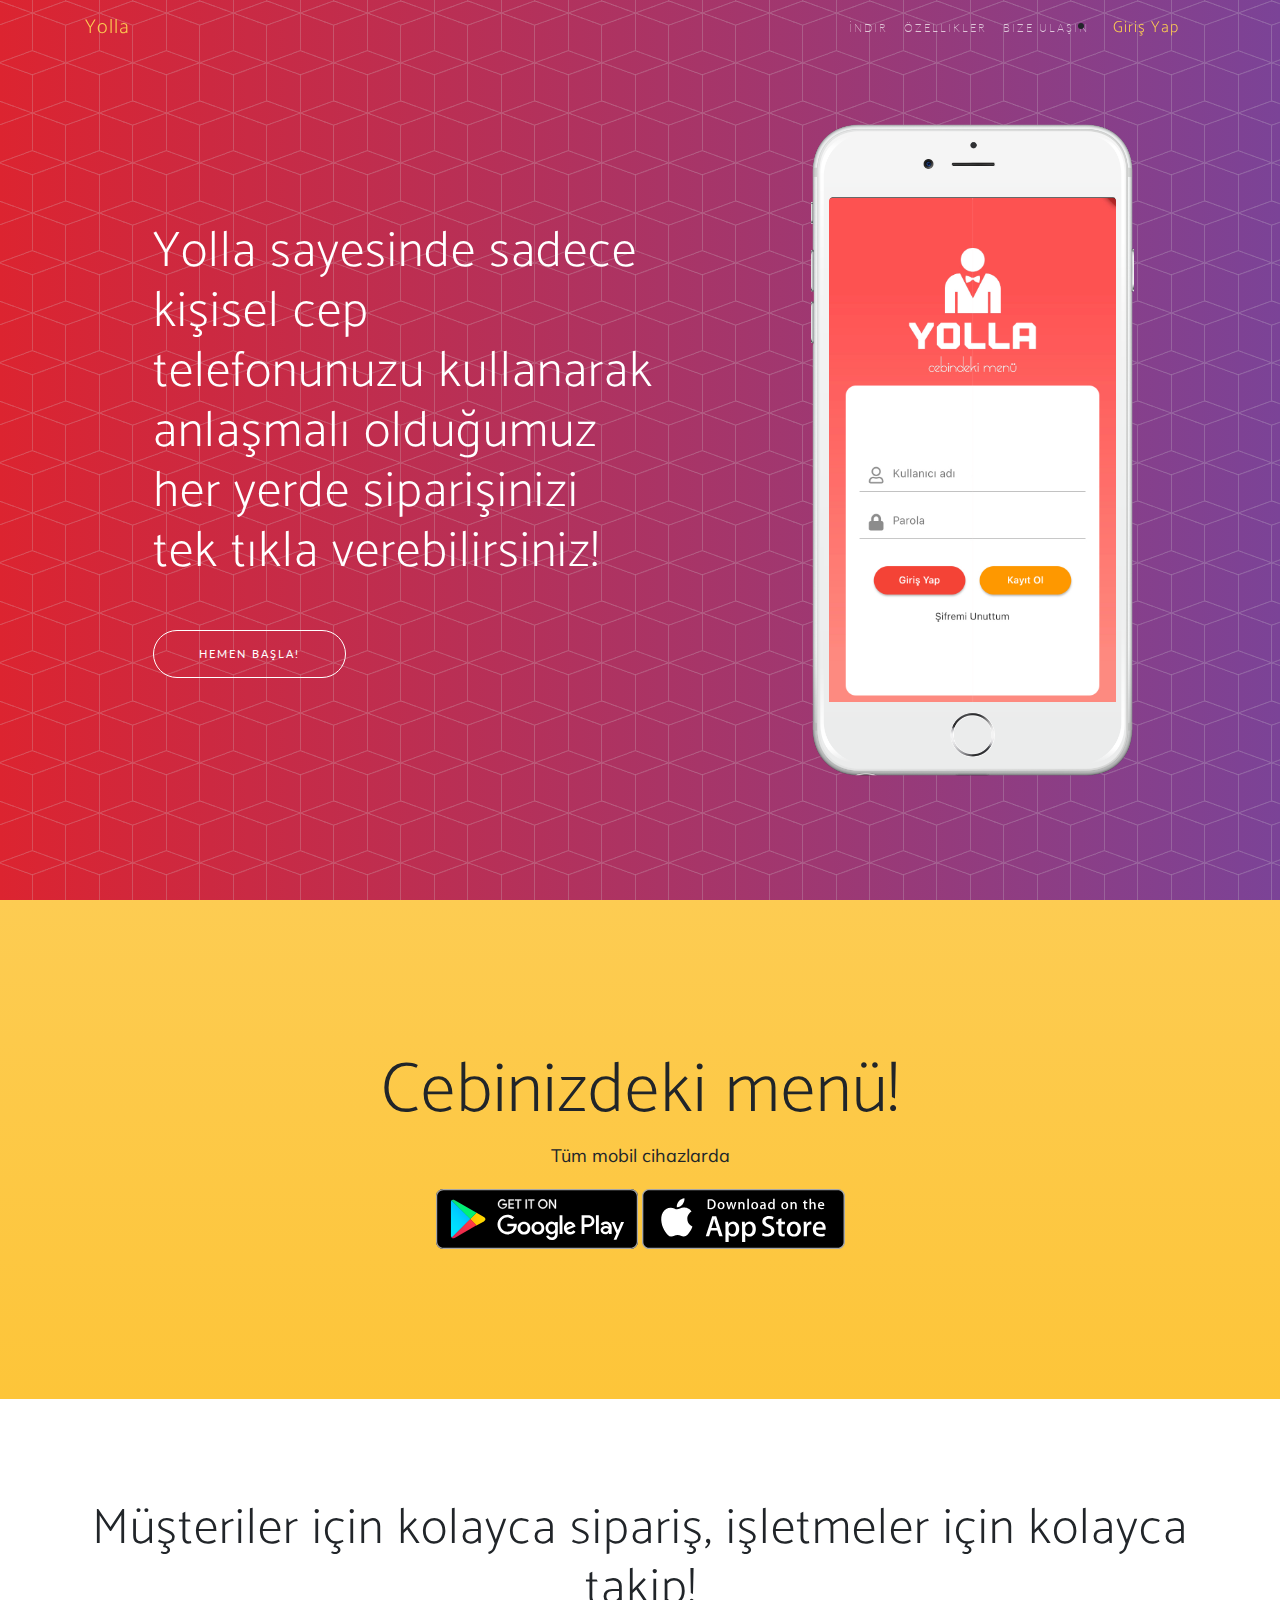
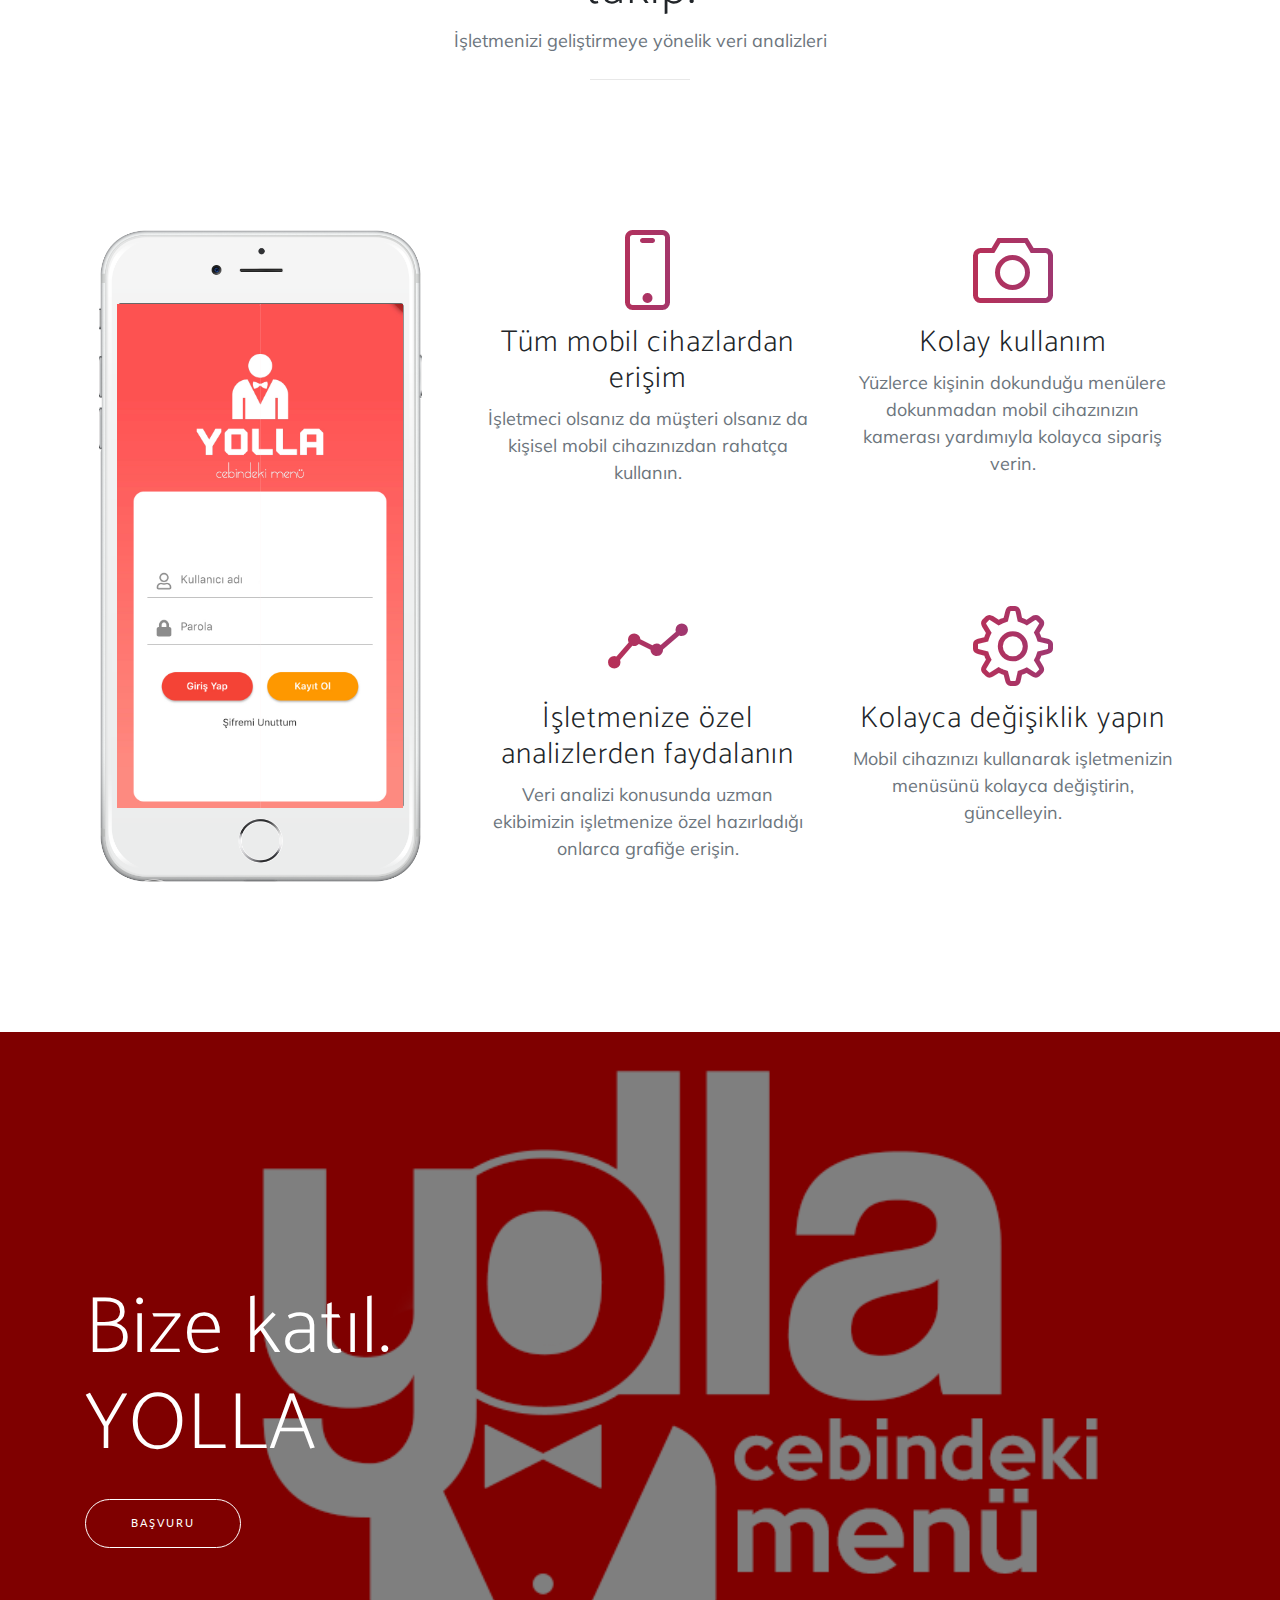
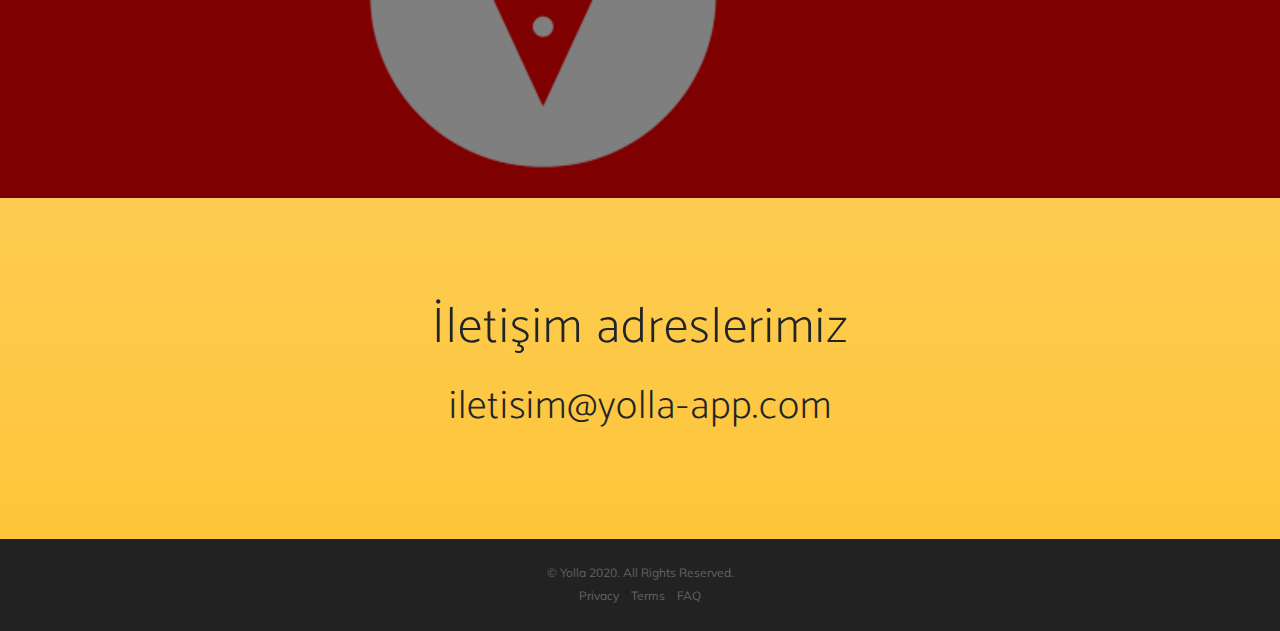
<file: index.html>
<!DOCTYPE html>
<html lang="en">

<head>

  <meta charset="utf-8">
  <meta name="viewport" content="width=device-width, initial-scale=1, shrink-to-fit=no">
  <meta name="description" content="">
  <meta name="author" content="">
<link rel="SHORTCUT ICON" href="img/logo2.ico" type="image/x-icon" />
<link rel="ICON" href="img/logo2.ico" type="image/ico" />
  <title>Yolla - Cebinizdeki menü</title>

  <!-- Bootstrap core CSS -->
  <link href="vendor/bootstrap/css/bootstrap.min.css" rel="stylesheet">

  <!-- Custom fonts for this template -->
  <link href="vendor/fontawesome-free/css/all.min.css" rel="stylesheet">
  <link rel="stylesheet" href="vendor/simple-line-icons/css/simple-line-icons.css">
  <link href="https://fonts.googleapis.com/css?family=Lato" rel="stylesheet">
  <link href="https://fonts.googleapis.com/css?family=Catamaran:100,200,300,400,500,600,700,800,900" rel="stylesheet">
  <link href="https://fonts.googleapis.com/css?family=Muli" rel="stylesheet">

  <!-- Plugin CSS -->
  <link rel="stylesheet" href="device-mockups/device-mockups.min.css">

  <!-- Custom styles for this template -->
  <link href="css/new-age.min.css" rel="stylesheet">

</head>

<body id="page-top">
  <!-- Navigation -->
  <nav class="navbar navbar-expand-lg navbar-light fixed-top" id="mainNav">
    <div class="container">
      <a class="navbar-brand js-scroll-trigger" href="#page-top">Yolla</a>
      <button class="navbar-toggler navbar-toggler-right" type="button" data-toggle="collapse" data-target="#navbarResponsive" aria-controls="navbarResponsive" aria-expanded="false" aria-label="Toggle navigation">
        Menu
        <i class="fas fa-bars"></i>
      </button>
      <div class="collapse navbar-collapse" id="navbarResponsive">
        <ul class="navbar-nav ml-auto">
          <li class="nav-item">
            <a class="nav-link js-scroll-trigger" href="#download">İndir</a>
          </li>
          <li class="nav-item">
            <a class="nav-link js-scroll-trigger" href="#features">Özellikler</a>
          </li>
          <li class="nav-item">
            <a class="nav-link js-scroll-trigger" href="#contact">Bize Ulaşın</a>
          </li>
        </ul>
        <li class="nav-item">
          <a class="nav-link js-scroll-trigger" href="https://yolla-953ab.web.app/#/">Giriş Yap</a>
        </li>
      </div>
    </div>
  </nav>

  <header class="masthead">
    <div class="container h-100">
      <div class="row h-100">
        <div class="col-lg-7 my-auto">
          <div class="header-content mx-auto">
            <h1 class="mb-5">Yolla sayesinde sadece kişisel cep telefonunuzu kullanarak anlaşmalı olduğumuz her yerde siparişinizi tek tıkla verebilirsiniz!</h1>
            <a href="#download" class="btn btn-outline btn-xl js-scroll-trigger">Hemen Başla!</a>
          </div>
        </div>
        <div class="col-lg-5 my-auto">
          <div class="device-container">
            <div class="device-mockup iphone6_plus portrait white">
              <div class="device">
                <div class="screen">
                  <!-- Demo image for screen mockup, you can put an image here, some HTML, an animation, video, or anything else! -->
                  <img src="img/demo-screen-2.jpg" class="img-fluid" alt="">
                </div>
                <div class="button">
                  <!-- You can hook the "home button" to some JavaScript events or just remove it -->
                </div>
              </div>
            </div>
          </div>
        </div>
      </div>
    </div>
  </header>

  <section class="download bg-primary text-center" id="download">
    <div class="container">
      <div class="row">
        <div class="col-md-8 mx-auto">
          <h2 class="section-heading">Cebinizdeki menü!</h2>
          <p>Tüm mobil cihazlarda</p>
          <div class="badges">
            <a class="badge-link" href="https://play.google.com/store/apps/details?id=com.batuhand.yolla"><img src="img/google-play-badge.svg" alt=""></a>
            <a class="badge-link" href="https://apps.apple.com/us/app/yolla-cebindeki-menü/id1516176671?l=tr&ls=1"><img src="img/app-store-badge.svg" alt=""></a>
          </div>
        </div>
      </div>
    </div>
  </section>

  <section class="features" id="features">
    <div class="container">
      <div class="section-heading text-center">
        <h2>Müşteriler için kolayca sipariş, işletmeler için kolayca takip!</h2>
        <p class="text-muted">İşletmenizi geliştirmeye yönelik veri analizleri</p>
        <hr>
      </div>
      <div class="row">
        <div class="col-lg-4 my-auto">
          <div class="device-container">
            <div class="device-mockup iphone6_plus portrait white">
              <div class="device">
                <div class="screen">
                  <!-- Demo image for screen mockup, you can put an image here, some HTML, an animation, video, or anything else! -->
                  <img src="img/demo-screen-2.jpg" class="img-fluid" alt="">
                </div>
                <div class="button">
                  <!-- You can hook the "home button" to some JavaScript events or just remove it -->
                </div>
              </div>
            </div>
          </div>
        </div>
        <div class="col-lg-8 my-auto">
          <div class="container-fluid">
            <div class="row">
              <div class="col-lg-6">
                <div class="feature-item">
                  <i class="icon-screen-smartphone text-primary"></i>
                  <h3>Tüm mobil cihazlardan erişim</h3>
                  <p class="text-muted">İşletmeci olsanız da müşteri olsanız da kişisel mobil cihazınızdan rahatça kullanın.</p>
                </div>
              </div>
              <div class="col-lg-6">
                <div class="feature-item">
                  <i class="icon-camera text-primary"></i>
                  <h3>Kolay kullanım</h3>
                  <p class="text-muted">Yüzlerce kişinin dokunduğu menülere dokunmadan mobil cihazınızın kamerası yardımıyla kolayca sipariş verin.</p>
                </div>
              </div>
            </div>
            <div class="row">
              <div class="col-lg-6">
                <div class="feature-item">
                  <i class="icon-graph text-primary"></i>
                  <h3>İşletmenize özel analizlerden faydalanın</h3>
                  <p class="text-muted">Veri analizi konusunda uzman ekibimizin işletmenize özel hazırladığı onlarca grafiğe erişin.</p>
                </div>
              </div>
              <div class="col-lg-6">
                <div class="feature-item">
                  <i class="icon-settings text-primary"></i>
                  <h3>Kolayca değişiklik yapın</h3>
                  <p class="text-muted">Mobil cihazınızı kullanarak işletmenizin menüsünü kolayca değiştirin, güncelleyin.</p>
                </div>
              </div>
            </div>
          </div>
        </div>
      </div>
    </div>
  </section>

  <section class="cta">
    <div class="cta-content">
      <div class="container">
        
        <h2>Bize katıl.<br>YOLLA</h2>
        <a href="#contact" class="btn btn-outline btn-xl js-scroll-trigger">Başvuru</a>
      </div>
    </div>
    <div class="overlay"></div>
  </section>

  <section class="contact bg-primary" id="contact">
    <div class="container">
      <h2>İletişim adreslerimiz</h2>
      <h1>iletisim@yolla-app.com</h1>
      <!---<ul class="list-inline list-social">
        <li class="list-inline-item social-twitter">
          <a href="#">
            <i class="fab fa-twitter"></i>
          </a>
        </li>
        <li class="list-inline-item social-facebook">
          <a href="#">
            <i class="fab fa-facebook-f"></i>
          </a>
        </li>
        <li class="list-inline-item social-google-plus">
          <a href="#">
            <i class="fab fa-google-plus-g"></i>
          </a>
        </li>
      </ul>--->
    </div>
  </section>

  <footer>
    <div class="container">
      <p>&copy; Yolla 2020. All Rights Reserved.</p>
      <ul class="list-inline">
        <li class="list-inline-item">
          <a href="privacy-policy.html">Privacy</a>
        </li>
        <li class="list-inline-item">
          <a href="terms-and-conditions.html">Terms</a>
        </li>
        <li class="list-inline-item">
          <a href="vivaldi-menu.pdf" type="application/pdf">FAQ</a>
        </li>
      </ul>
    </div>
  </footer>

  <!-- Bootstrap core JavaScript -->
  <script src="vendor/jquery/jquery.min.js"></script>
  <script src="vendor/bootstrap/js/bootstrap.bundle.min.js"></script>

  <!-- Plugin JavaScript -->
  <script src="vendor/jquery-easing/jquery.easing.min.js"></script>

  <!-- Custom scripts for this template -->
  <script src="js/new-age.min.js"></script>

</body>

</html>
</file>
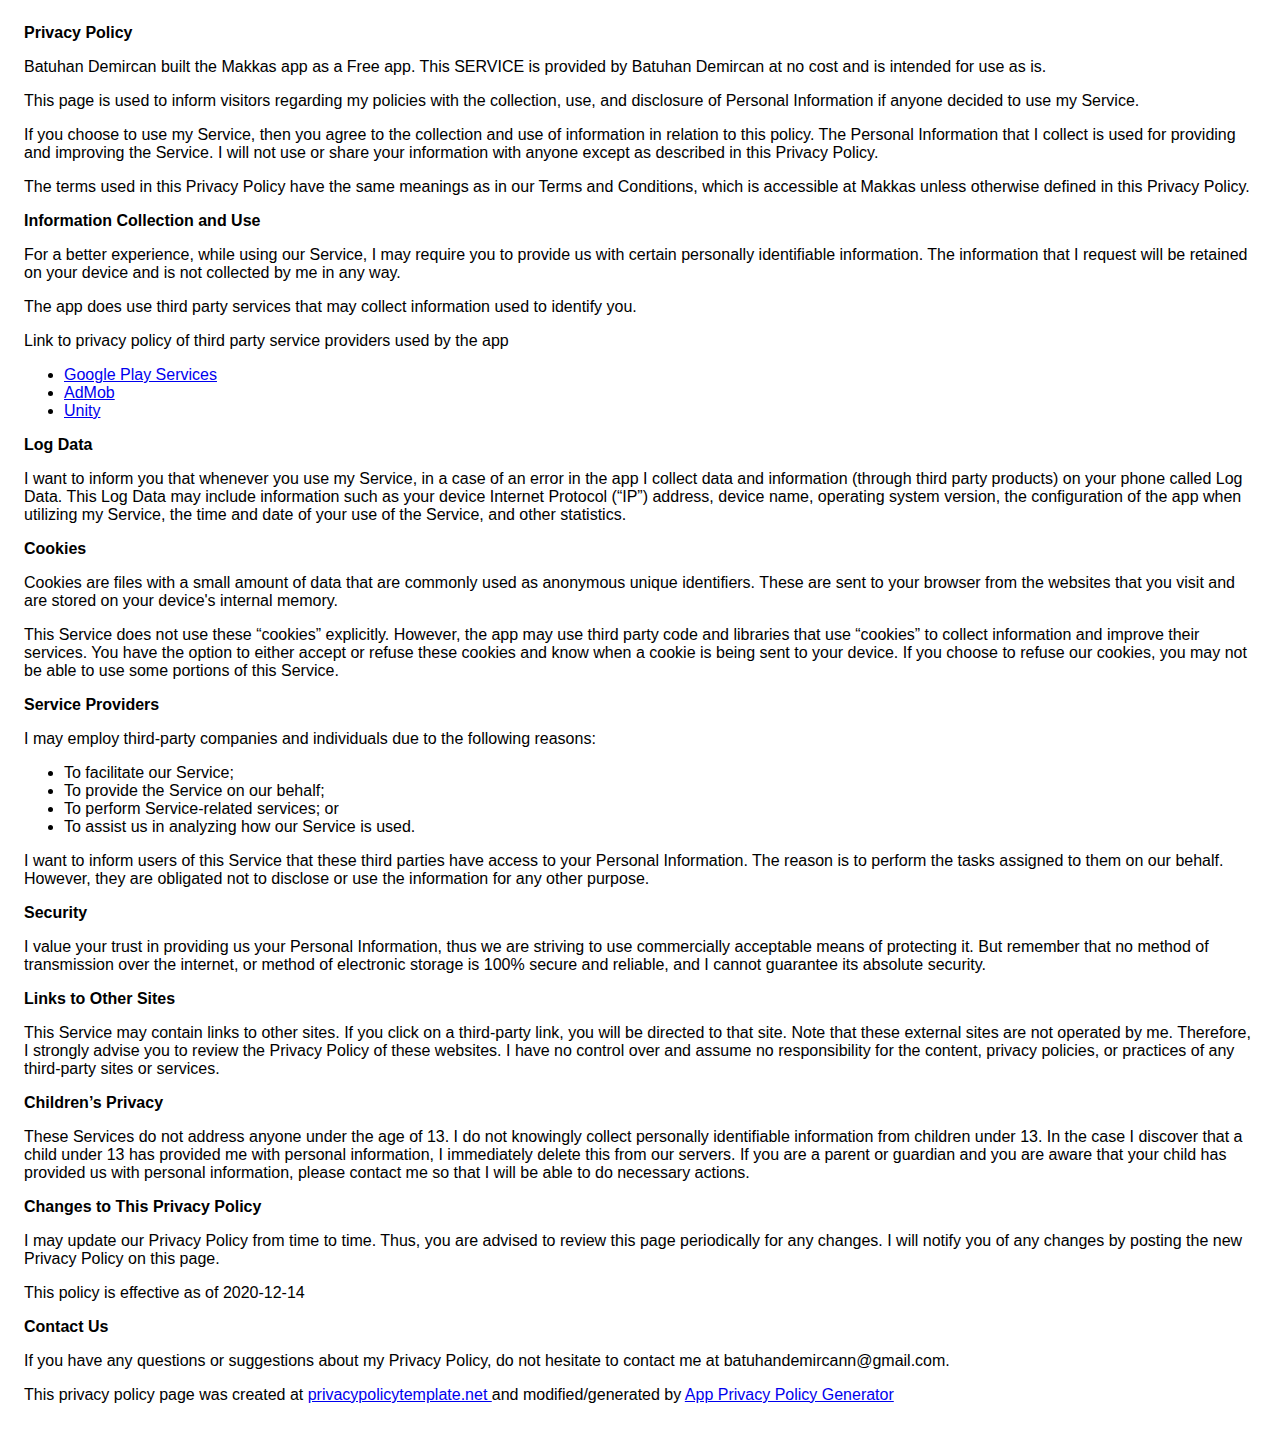
<file: makkas-privacy-policy.html>
<!DOCTYPE html>
    <html>
    <head>
      <meta charset='utf-8'>
      <meta name='viewport' content='width=device-width'>
      <title>Privacy Policy</title>
      <style> body { font-family: 'Helvetica Neue', Helvetica, Arial, sans-serif; padding:1em; } </style>
    </head>
    <body>
    <strong>Privacy Policy</strong> <p>
                  Batuhan Demircan built the Makkas app as
                  a Free app. This SERVICE is provided by
                  Batuhan Demircan at no cost and is intended for use as
                  is.
                </p> <p>
                  This page is used to inform visitors regarding my
                  policies with the collection, use, and disclosure of Personal
                  Information if anyone decided to use my Service.
                </p> <p>
                  If you choose to use my Service, then you agree to
                  the collection and use of information in relation to this
                  policy. The Personal Information that I collect is
                  used for providing and improving the Service. I will not use or share your information with
                  anyone except as described in this Privacy Policy.
                </p> <p>
                  The terms used in this Privacy Policy have the same meanings
                  as in our Terms and Conditions, which is accessible at
                  Makkas unless otherwise defined in this Privacy Policy.
                </p> <p><strong>Information Collection and Use</strong></p> <p>
                  For a better experience, while using our Service, I
                  may require you to provide us with certain personally
                  identifiable information. The information that
                  I request will be retained on your device and is not collected by me in any way.
                </p> <div><p>
                    The app does use third party services that may collect
                    information used to identify you.
                  </p> <p>
                    Link to privacy policy of third party service providers used
                    by the app
                  </p> <ul><li><a href="https://www.google.com/policies/privacy/" target="_blank" rel="noopener noreferrer">Google Play Services</a></li><li><a href="https://support.google.com/admob/answer/6128543?hl=en" target="_blank" rel="noopener noreferrer">AdMob</a></li><!----><!----><!----><!----><!----><!----><!----><!----><!----><li><a href="https://unity3d.com/legal/privacy-policy" target="_blank" rel="noopener noreferrer">Unity</a></li><!----><!----><!----><!----><!----><!----><!----><!----><!----><!----><!----><!----><!----></ul></div> <p><strong>Log Data</strong></p> <p>
                  I want to inform you that whenever you
                  use my Service, in a case of an error in the app
                  I collect data and information (through third party
                  products) on your phone called Log Data. This Log Data may
                  include information such as your device Internet Protocol
                  (“IP”) address, device name, operating system version, the
                  configuration of the app when utilizing my Service,
                  the time and date of your use of the Service, and other
                  statistics.
                </p> <p><strong>Cookies</strong></p> <p>
                  Cookies are files with a small amount of data that are
                  commonly used as anonymous unique identifiers. These are sent
                  to your browser from the websites that you visit and are
                  stored on your device's internal memory.
                </p> <p>
                  This Service does not use these “cookies” explicitly. However,
                  the app may use third party code and libraries that use
                  “cookies” to collect information and improve their services.
                  You have the option to either accept or refuse these cookies
                  and know when a cookie is being sent to your device. If you
                  choose to refuse our cookies, you may not be able to use some
                  portions of this Service.
                </p> <p><strong>Service Providers</strong></p> <p>
                  I may employ third-party companies and
                  individuals due to the following reasons:
                </p> <ul><li>To facilitate our Service;</li> <li>To provide the Service on our behalf;</li> <li>To perform Service-related services; or</li> <li>To assist us in analyzing how our Service is used.</li></ul> <p>
                  I want to inform users of this Service
                  that these third parties have access to your Personal
                  Information. The reason is to perform the tasks assigned to
                  them on our behalf. However, they are obligated not to
                  disclose or use the information for any other purpose.
                </p> <p><strong>Security</strong></p> <p>
                  I value your trust in providing us your
                  Personal Information, thus we are striving to use commercially
                  acceptable means of protecting it. But remember that no method
                  of transmission over the internet, or method of electronic
                  storage is 100% secure and reliable, and I cannot
                  guarantee its absolute security.
                </p> <p><strong>Links to Other Sites</strong></p> <p>
                  This Service may contain links to other sites. If you click on
                  a third-party link, you will be directed to that site. Note
                  that these external sites are not operated by me.
                  Therefore, I strongly advise you to review the
                  Privacy Policy of these websites. I have
                  no control over and assume no responsibility for the content,
                  privacy policies, or practices of any third-party sites or
                  services.
                </p> <p><strong>Children’s Privacy</strong></p> <p>
                  These Services do not address anyone under the age of 13.
                  I do not knowingly collect personally
                  identifiable information from children under 13. In the case
                  I discover that a child under 13 has provided
                  me with personal information, I immediately
                  delete this from our servers. If you are a parent or guardian
                  and you are aware that your child has provided us with
                  personal information, please contact me so that
                  I will be able to do necessary actions.
                </p> <p><strong>Changes to This Privacy Policy</strong></p> <p>
                  I may update our Privacy Policy from
                  time to time. Thus, you are advised to review this page
                  periodically for any changes. I will
                  notify you of any changes by posting the new Privacy Policy on
                  this page.
                </p> <p>This policy is effective as of 2020-12-14</p> <p><strong>Contact Us</strong></p> <p>
                  If you have any questions or suggestions about my
                  Privacy Policy, do not hesitate to contact me at batuhandemircann@gmail.com.
                </p> <p>This privacy policy page was created at <a href="https://privacypolicytemplate.net" target="_blank" rel="noopener noreferrer">privacypolicytemplate.net </a>and modified/generated by <a href="https://app-privacy-policy-generator.nisrulz.com/" target="_blank" rel="noopener noreferrer">App Privacy Policy Generator</a></p>
    </body>
    </html>
</file>
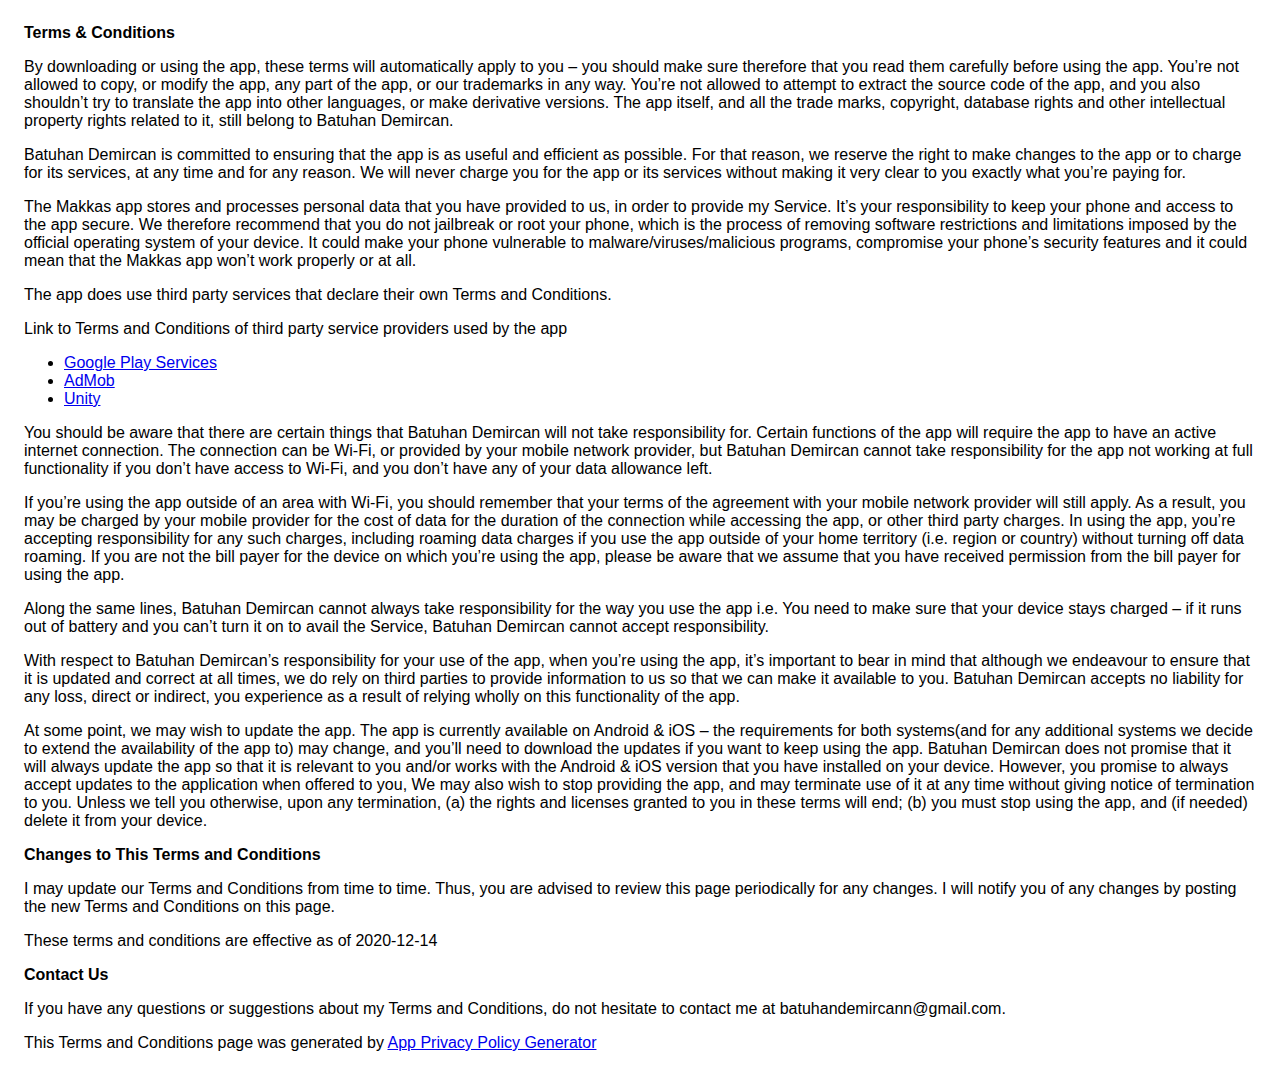
<file: makkas-terms-and-conditions.html>
<!DOCTYPE html>
    <html>
    <head>
      <meta charset='utf-8'>
      <meta name='viewport' content='width=device-width'>
      <title>Terms &amp; Conditions</title>
      <style> body { font-family: 'Helvetica Neue', Helvetica, Arial, sans-serif; padding:1em; } </style>
    </head>
    <body>
    <strong>Terms &amp; Conditions</strong> <p>
                  By downloading or using the app, these terms will
                  automatically apply to you – you should make sure therefore
                  that you read them carefully before using the app. You’re not
                  allowed to copy, or modify the app, any part of the app, or
                  our trademarks in any way. You’re not allowed to attempt to
                  extract the source code of the app, and you also shouldn’t try
                  to translate the app into other languages, or make derivative
                  versions. The app itself, and all the trade marks, copyright,
                  database rights and other intellectual property rights related
                  to it, still belong to Batuhan Demircan.
                </p> <p>
                  Batuhan Demircan is committed to ensuring that the app is
                  as useful and efficient as possible. For that reason, we
                  reserve the right to make changes to the app or to charge for
                  its services, at any time and for any reason. We will never
                  charge you for the app or its services without making it very
                  clear to you exactly what you’re paying for.
                </p> <p>
                  The Makkas app stores and processes personal data that
                  you have provided to us, in order to provide my
                  Service. It’s your responsibility to keep your phone and
                  access to the app secure. We therefore recommend that you do
                  not jailbreak or root your phone, which is the process of
                  removing software restrictions and limitations imposed by the
                  official operating system of your device. It could make your
                  phone vulnerable to malware/viruses/malicious programs,
                  compromise your phone’s security features and it could mean
                  that the Makkas app won’t work properly or at all.
                </p> <div><p>
                    The app does use third party services that declare their own
                    Terms and Conditions.
                  </p> <p>
                    Link to Terms and Conditions of third party service
                    providers used by the app
                  </p> <ul><li><a href="https://policies.google.com/terms" target="_blank" rel="noopener noreferrer">Google Play Services</a></li><li><a href="https://developers.google.com/admob/terms" target="_blank" rel="noopener noreferrer">AdMob</a></li><!----><!----><!----><!----><!----><!----><!----><!----><!----><li><a href="https://unity3d.com/legal/terms-of-service" target="_blank" rel="noopener noreferrer">Unity</a></li><!----><!----><!----><!----><!----><!----><!----><!----><!----><!----><!----><!----><!----></ul></div> <p>
                  You should be aware that there are certain things that
                  Batuhan Demircan will not take responsibility for. Certain
                  functions of the app will require the app to have an active
                  internet connection. The connection can be Wi-Fi, or provided
                  by your mobile network provider, but Batuhan Demircan
                  cannot take responsibility for the app not working at full
                  functionality if you don’t have access to Wi-Fi, and you don’t
                  have any of your data allowance left.
                </p> <p></p> <p>
                  If you’re using the app outside of an area with Wi-Fi, you
                  should remember that your terms of the agreement with your
                  mobile network provider will still apply. As a result, you may
                  be charged by your mobile provider for the cost of data for
                  the duration of the connection while accessing the app, or
                  other third party charges. In using the app, you’re accepting
                  responsibility for any such charges, including roaming data
                  charges if you use the app outside of your home territory
                  (i.e. region or country) without turning off data roaming. If
                  you are not the bill payer for the device on which you’re
                  using the app, please be aware that we assume that you have
                  received permission from the bill payer for using the app.
                </p> <p>
                  Along the same lines, Batuhan Demircan cannot always take
                  responsibility for the way you use the app i.e. You need to
                  make sure that your device stays charged – if it runs out of
                  battery and you can’t turn it on to avail the Service,
                  Batuhan Demircan cannot accept responsibility.
                </p> <p>
                  With respect to Batuhan Demircan’s responsibility for your
                  use of the app, when you’re using the app, it’s important to
                  bear in mind that although we endeavour to ensure that it is
                  updated and correct at all times, we do rely on third parties
                  to provide information to us so that we can make it available
                  to you. Batuhan Demircan accepts no liability for any
                  loss, direct or indirect, you experience as a result of
                  relying wholly on this functionality of the app.
                </p> <p>
                  At some point, we may wish to update the app. The app is
                  currently available on Android &amp; iOS – the requirements for
                  both systems(and for any additional systems we
                  decide to extend the availability of the app to) may change,
                  and you’ll need to download the updates if you want to keep
                  using the app. Batuhan Demircan does not promise that it
                  will always update the app so that it is relevant to you
                  and/or works with the Android &amp; iOS version that you have
                  installed on your device. However, you promise to always
                  accept updates to the application when offered to you, We may
                  also wish to stop providing the app, and may terminate use of
                  it at any time without giving notice of termination to you.
                  Unless we tell you otherwise, upon any termination, (a) the
                  rights and licenses granted to you in these terms will end;
                  (b) you must stop using the app, and (if needed) delete it
                  from your device.
                </p> <p><strong>Changes to This Terms and Conditions</strong></p> <p>
                  I may update our Terms and Conditions
                  from time to time. Thus, you are advised to review this page
                  periodically for any changes. I will
                  notify you of any changes by posting the new Terms and
                  Conditions on this page.
                </p> <p>
                  These terms and conditions are effective as of 2020-12-14
                </p> <p><strong>Contact Us</strong></p> <p>
                  If you have any questions or suggestions about my
                  Terms and Conditions, do not hesitate to contact me
                  at batuhandemircann@gmail.com.
                </p> <p>This Terms and Conditions page was generated by <a href="https://app-privacy-policy-generator.nisrulz.com/" target="_blank" rel="noopener noreferrer">App Privacy Policy Generator</a></p>
    </body>
    </html>
</file>
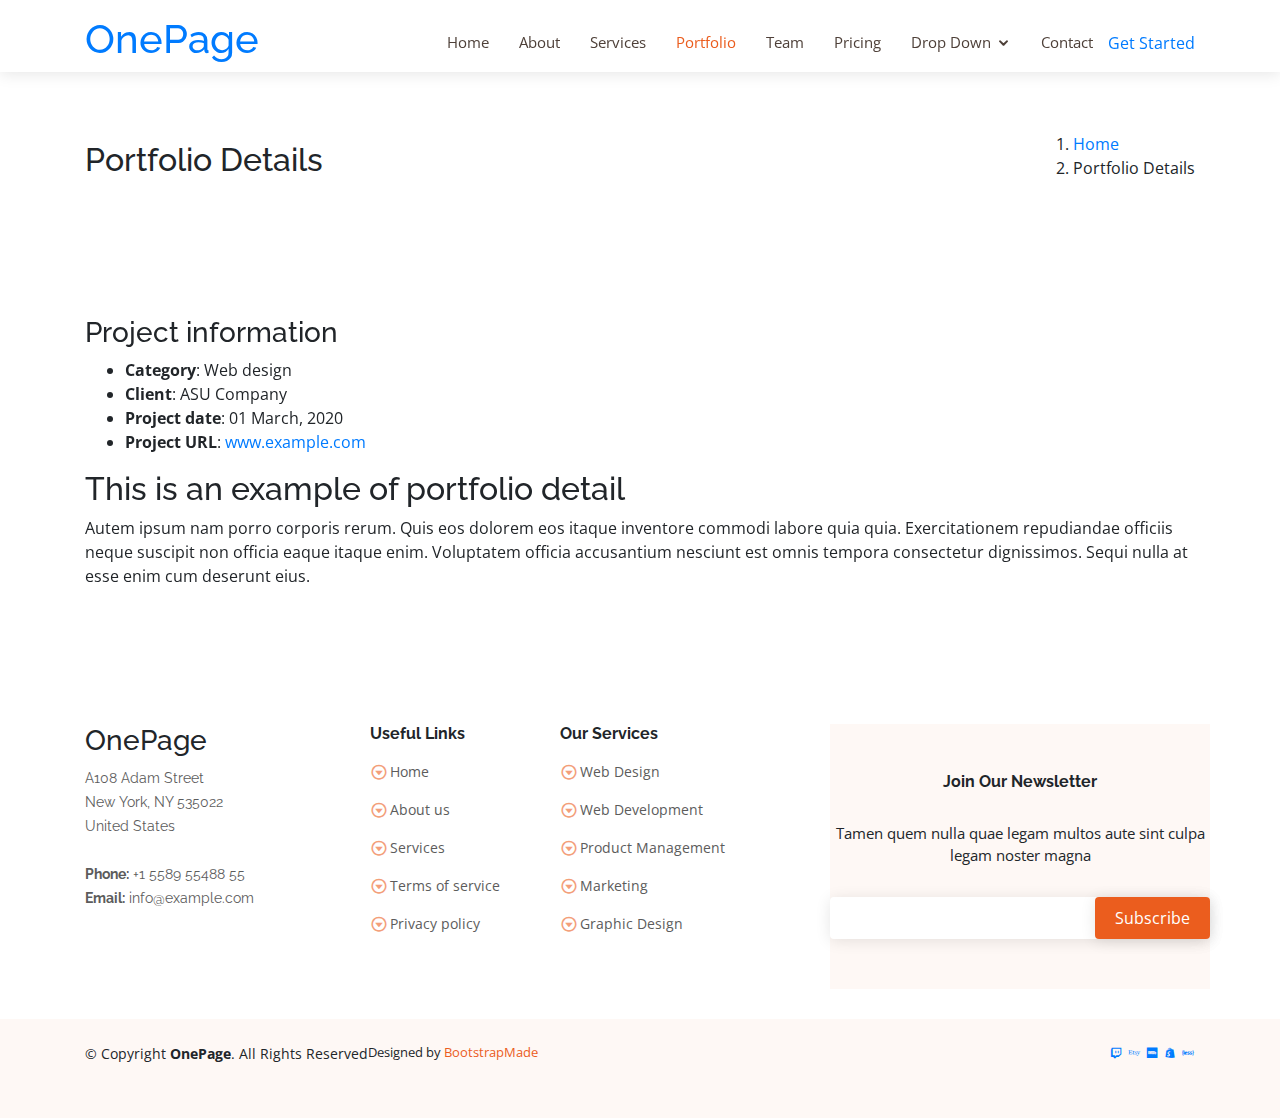
<file: portfolio-details.html>
<!DOCTYPE html>
<html lang="en">

<head>
  <meta charset="utf-8">
  <meta content="width=device-width, initial-scale=1.0" name="viewport">

  <title>Portfolio Details - OnePage Bootstrap Template</title>
  <meta content="" name="descriptison">
  <meta content="" name="keywords">

  <!-- Favicons -->
  <link href="assets/img/favicon.png" rel="icon">
  <link href="assets/img/apple-touch-icon.png" rel="apple-touch-icon">

  <!-- Google Fonts -->
  <link href="https://fonts.googleapis.com/css?family=Open+Sans:300,300i,400,400i,600,600i,700,700i|Raleway:300,300i,400,400i,500,500i,600,600i,700,700i|Poppins:300,300i,400,400i,500,500i,600,600i,700,700i" rel="stylesheet">

  <!-- Vendor CSS Files -->
  <link href="assets/vendor/bootstrap/css/bootstrap.min.css" rel="stylesheet">
  <link href="assets/vendor/icofont/icofont.min.css" rel="stylesheet">
  <link href="assets/vendor/boxicons/css/boxicons.min.css" rel="stylesheet">
  <link href="assets/vendor/remixicon/remixicon.css" rel="stylesheet">
  <link href="assets/vendor/venobox/venobox.css" rel="stylesheet">
  <link href="assets/vendor/owl.carousel/assets/owl.carousel.min.css" rel="stylesheet">
  <link href="assets/vendor/aos/aos.css" rel="stylesheet">

  <!-- Template Main CSS File -->
  <link href="assets/css/style.css" rel="stylesheet">

  <!-- =======================================================
  * Template Name: OnePage - v2.0.0
  * Template URL: https://bootstrapmade.com/onepage-multipurpose-bootstrap-template/
  * Author: BootstrapMade.com
  * License: https://bootstrapmade.com/license/
  ======================================================== -->
</head>

<body>

  <!-- ======= Header ======= -->
  <header id="header" class="fixed-top">
    <div class="container d-flex align-items-center">

      <h1 class="logo mr-auto"><a href="index.html">OnePage</a></h1>
      <!-- Uncomment below if you prefer to use an image logo -->
      <!-- <a href="index.html" class="logo mr-auto"><img src="assets/img/logo.png" alt="" class="img-fluid"></a>-->

      <nav class="nav-menu d-none d-lg-block">
        <ul>
          <li><a href="index.html">Home</a></li>
          <li><a href="#about">About</a></li>
          <li><a href="#services">Services</a></li>
          <li class="active"><a href="#portfolio">Portfolio</a></li>
          <li><a href="#team">Team</a></li>
          <li><a href="#pricing">Pricing</a></li>
          <li class="drop-down"><a href="">Drop Down</a>
            <ul>
              <li><a href="#">Drop Down 1</a></li>
              <li class="drop-down"><a href="#">Deep Drop Down</a>
                <ul>
                  <li><a href="#">Deep Drop Down 1</a></li>
                  <li><a href="#">Deep Drop Down 2</a></li>
                  <li><a href="#">Deep Drop Down 3</a></li>
                  <li><a href="#">Deep Drop Down 4</a></li>
                  <li><a href="#">Deep Drop Down 5</a></li>
                </ul>
              </li>
              <li><a href="#">Drop Down 2</a></li>
              <li><a href="#">Drop Down 3</a></li>
              <li><a href="#">Drop Down 4</a></li>
            </ul>
          </li>
          <li><a href="#contact">Contact</a></li>

        </ul>
      </nav><!-- .nav-menu -->

      <a href="#about" class="get-started-btn scrollto">Get Started</a>

    </div>
  </header><!-- End Header -->

  <main id="main">

    <!-- ======= Breadcrumbs ======= -->
    <section id="breadcrumbs" class="breadcrumbs">
      <div class="container">

        <div class="d-flex justify-content-between align-items-center">
          <h2>Portfolio Details</h2>
          <ol>
            <li><a href="index.html">Home</a></li>
            <li>Portfolio Details</li>
          </ol>
        </div>

      </div>
    </section><!-- End Breadcrumbs -->

    <!-- ======= Portfolio Details Section ======= -->
    <section id="portfolio-details" class="portfolio-details">
      <div class="container" data-aos="fade-up">

        <div class="portfolio-details-container">

          <div class="owl-carousel portfolio-details-carousel">
            <img src="assets/img/portfolio/portfolio-details-1.jpg" class="img-fluid" alt="">
            <img src="assets/img/portfolio/portfolio-details-2.jpg" class="img-fluid" alt="">
            <img src="assets/img/portfolio/portfolio-details-3.jpg" class="img-fluid" alt="">
          </div>

          <div class="portfolio-info">
            <h3>Project information</h3>
            <ul>
              <li><strong>Category</strong>: Web design</li>
              <li><strong>Client</strong>: ASU Company</li>
              <li><strong>Project date</strong>: 01 March, 2020</li>
              <li><strong>Project URL</strong>: <a href="#">www.example.com</a></li>
            </ul>
          </div>

        </div>

        <div class="portfolio-description">
          <h2>This is an example of portfolio detail</h2>
          <p>
            Autem ipsum nam porro corporis rerum. Quis eos dolorem eos itaque inventore commodi labore quia quia. Exercitationem repudiandae officiis neque suscipit non officia eaque itaque enim. Voluptatem officia accusantium nesciunt est omnis tempora consectetur dignissimos. Sequi nulla at esse enim cum deserunt eius.
          </p>
        </div>

      </div>
    </section><!-- End Portfolio Details Section -->

  </main><!-- End #main -->

  <!-- ======= Footer ======= -->
  <footer id="footer">

    <div class="footer-top">
      <div class="container">
        <div class="row">

          <div class="col-lg-3 col-md-6 footer-contact">
            <h3>OnePage</h3>
            <p>
              A108 Adam Street <br>
              New York, NY 535022<br>
              United States <br><br>
              <strong>Phone:</strong> +1 5589 55488 55<br>
              <strong>Email:</strong> info@example.com<br>
            </p>
          </div>

          <div class="col-lg-2 col-md-6 footer-links">
            <h4>Useful Links</h4>
            <ul>
              <li><i class="bx bx-chevron-right"></i> <a href="#">Home</a></li>
              <li><i class="bx bx-chevron-right"></i> <a href="#">About us</a></li>
              <li><i class="bx bx-chevron-right"></i> <a href="#">Services</a></li>
              <li><i class="bx bx-chevron-right"></i> <a href="#">Terms of service</a></li>
              <li><i class="bx bx-chevron-right"></i> <a href="#">Privacy policy</a></li>
            </ul>
          </div>

          <div class="col-lg-3 col-md-6 footer-links">
            <h4>Our Services</h4>
            <ul>
              <li><i class="bx bx-chevron-right"></i> <a href="#">Web Design</a></li>
              <li><i class="bx bx-chevron-right"></i> <a href="#">Web Development</a></li>
              <li><i class="bx bx-chevron-right"></i> <a href="#">Product Management</a></li>
              <li><i class="bx bx-chevron-right"></i> <a href="#">Marketing</a></li>
              <li><i class="bx bx-chevron-right"></i> <a href="#">Graphic Design</a></li>
            </ul>
          </div>

          <div class="col-lg-4 col-md-6 footer-newsletter">
            <h4>Join Our Newsletter</h4>
            <p>Tamen quem nulla quae legam multos aute sint culpa legam noster magna</p>
            <form action="" method="post">
              <input type="email" name="email"><input type="submit" value="Subscribe">
            </form>
          </div>

        </div>
      </div>
    </div>

    <div class="container d-md-flex py-4">

      <div class="mr-md-auto text-center text-md-left">
        <div class="copyright">
          &copy; Copyright <strong><span>OnePage</span></strong>. All Rights Reserved
        </div>
        <div class="credits">
          <!-- All the links in the footer should remain intact. -->
          <!-- You can delete the links only if you purchased the pro version. -->
          <!-- Licensing information: https://bootstrapmade.com/license/ -->
          <!-- Purchase the pro version with working PHP/AJAX contact form: https://bootstrapmade.com/onepage-multipurpose-bootstrap-template/ -->
          Designed by <a href="https://bootstrapmade.com/">BootstrapMade</a>
        </div>
      </div>
      <div class="social-links text-center text-md-right pt-3 pt-md-0">
        <a href="#" class="twitter"><i class="bx bxl-twitter"></i></a>
        <a href="#" class="facebook"><i class="bx bxl-facebook"></i></a>
        <a href="#" class="instagram"><i class="bx bxl-instagram"></i></a>
        <a href="#" class="google-plus"><i class="bx bxl-skype"></i></a>
        <a href="#" class="linkedin"><i class="bx bxl-linkedin"></i></a>
      </div>
    </div>
  </footer><!-- End Footer -->

  <a href="#" class="back-to-top"><i class="ri-arrow-up-line"></i></a>
  <div id="preloader"></div>

  <!-- Vendor JS Files -->
  <script src="assets/vendor/jquery/jquery.min.js"></script>
  <script src="assets/vendor/bootstrap/js/bootstrap.bundle.min.js"></script>
  <script src="assets/vendor/jquery.easing/jquery.easing.min.js"></script>
  <script src="assets/vendor/php-email-form/validate.js"></script>
  <script src="assets/vendor/waypoints/jquery.waypoints.min.js"></script>
  <script src="assets/vendor/counterup/counterup.min.js"></script>
  <script src="assets/vendor/venobox/venobox.min.js"></script>
  <script src="assets/vendor/owl.carousel/owl.carousel.min.js"></script>
  <script src="assets/vendor/isotope-layout/isotope.pkgd.min.js"></script>
  <script src="assets/vendor/aos/aos.js"></script>

  <!-- Template Main JS File -->
  <script src="assets/js/main.js"></script>

</body>

</html>
</file>
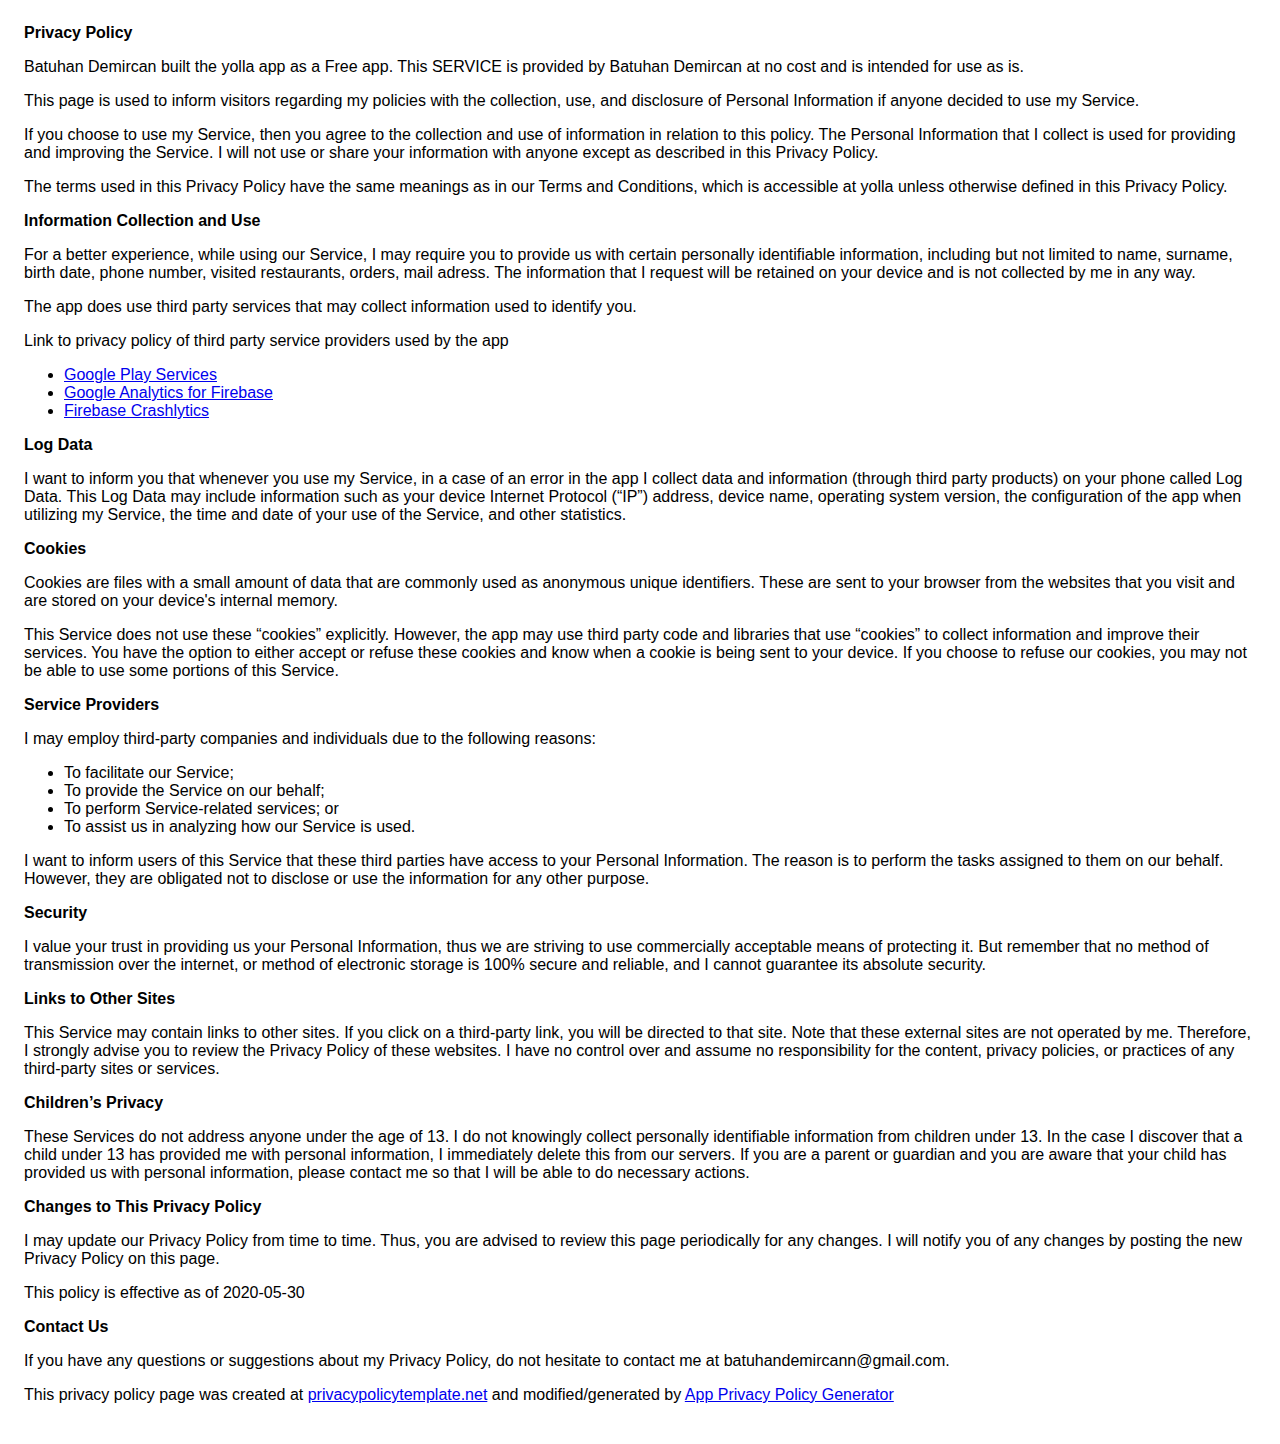
<file: privacy-policy.html>
<!DOCTYPE html>
    <html>
    <head>
      <meta charset='utf-8'>
      <meta name='viewport' content='width=device-width'>
      <title>Privacy Policy</title>
      <style> body { font-family: 'Helvetica Neue', Helvetica, Arial, sans-serif; padding:1em; } </style>
    </head>
    <body>
    <strong>Privacy Policy</strong> <p>
                  Batuhan Demircan built the yolla app as
                  a Free app. This SERVICE is provided by
                  Batuhan Demircan at no cost and is intended for use as
                  is.
                </p> <p>
                  This page is used to inform visitors regarding my
                  policies with the collection, use, and disclosure of Personal
                  Information if anyone decided to use my Service.
                </p> <p>
                  If you choose to use my Service, then you agree to
                  the collection and use of information in relation to this
                  policy. The Personal Information that I collect is
                  used for providing and improving the Service. I will not use or share your information with
                  anyone except as described in this Privacy Policy.
                </p> <p>
                  The terms used in this Privacy Policy have the same meanings
                  as in our Terms and Conditions, which is accessible at
                  yolla unless otherwise defined in this Privacy Policy.
                </p> <p><strong>Information Collection and Use</strong></p> <p>
                  For a better experience, while using our Service, I
                  may require you to provide us with certain personally
                  identifiable information, including but not limited to name, surname, birth date, phone number, visited restaurants, orders, mail adress. The information that
                  I request will be retained on your device and is not collected by me in any way.
                </p> <div><p>
                    The app does use third party services that may collect
                    information used to identify you.
                  </p> <p>
                    Link to privacy policy of third party service providers used
                    by the app
                  </p> <ul><li><a href="https://www.google.com/policies/privacy/" target="_blank">Google Play Services</a></li><!----><li><a href="https://firebase.google.com/policies/analytics" target="_blank">Google Analytics for Firebase</a></li><li><a href="https://firebase.google.com/support/privacy/" target="_blank">Firebase Crashlytics</a></li><!----><!----><!----><!----><!----><!----><!----><!----><!----><!----><!----><!----></ul></div> <p><strong>Log Data</strong></p> <p>
                  I want to inform you that whenever you
                  use my Service, in a case of an error in the app
                  I collect data and information (through third party
                  products) on your phone called Log Data. This Log Data may
                  include information such as your device Internet Protocol
                  (“IP”) address, device name, operating system version, the
                  configuration of the app when utilizing my Service,
                  the time and date of your use of the Service, and other
                  statistics.
                </p> <p><strong>Cookies</strong></p> <p>
                  Cookies are files with a small amount of data that are
                  commonly used as anonymous unique identifiers. These are sent
                  to your browser from the websites that you visit and are
                  stored on your device's internal memory.
                </p> <p>
                  This Service does not use these “cookies” explicitly. However,
                  the app may use third party code and libraries that use
                  “cookies” to collect information and improve their services.
                  You have the option to either accept or refuse these cookies
                  and know when a cookie is being sent to your device. If you
                  choose to refuse our cookies, you may not be able to use some
                  portions of this Service.
                </p> <p><strong>Service Providers</strong></p> <p>
                  I may employ third-party companies and
                  individuals due to the following reasons:
                </p> <ul><li>To facilitate our Service;</li> <li>To provide the Service on our behalf;</li> <li>To perform Service-related services; or</li> <li>To assist us in analyzing how our Service is used.</li></ul> <p>
                  I want to inform users of this Service
                  that these third parties have access to your Personal
                  Information. The reason is to perform the tasks assigned to
                  them on our behalf. However, they are obligated not to
                  disclose or use the information for any other purpose.
                </p> <p><strong>Security</strong></p> <p>
                  I value your trust in providing us your
                  Personal Information, thus we are striving to use commercially
                  acceptable means of protecting it. But remember that no method
                  of transmission over the internet, or method of electronic
                  storage is 100% secure and reliable, and I cannot
                  guarantee its absolute security.
                </p> <p><strong>Links to Other Sites</strong></p> <p>
                  This Service may contain links to other sites. If you click on
                  a third-party link, you will be directed to that site. Note
                  that these external sites are not operated by me.
                  Therefore, I strongly advise you to review the
                  Privacy Policy of these websites. I have
                  no control over and assume no responsibility for the content,
                  privacy policies, or practices of any third-party sites or
                  services.
                </p> <p><strong>Children’s Privacy</strong></p> <p>
                  These Services do not address anyone under the age of 13.
                  I do not knowingly collect personally
                  identifiable information from children under 13. In the case
                  I discover that a child under 13 has provided
                  me with personal information, I immediately
                  delete this from our servers. If you are a parent or guardian
                  and you are aware that your child has provided us with
                  personal information, please contact me so that
                  I will be able to do necessary actions.
                </p> <p><strong>Changes to This Privacy Policy</strong></p> <p>
                  I may update our Privacy Policy from
                  time to time. Thus, you are advised to review this page
                  periodically for any changes. I will
                  notify you of any changes by posting the new Privacy Policy on
                  this page.
                </p> <p>This policy is effective as of 2020-05-30</p> <p><strong>Contact Us</strong></p> <p>
                  If you have any questions or suggestions about my
                  Privacy Policy, do not hesitate to contact me at batuhandemircann@gmail.com.
                </p> <p>
                  This privacy policy page was created at
                  <a href="https://privacypolicytemplate.net" target="_blank">privacypolicytemplate.net</a>
                  and modified/generated by
                  <a href="https://app-privacy-policy-generator.firebaseapp.com/" target="_blank">App Privacy Policy Generator</a></p>
    </body>
    </html>
</file>
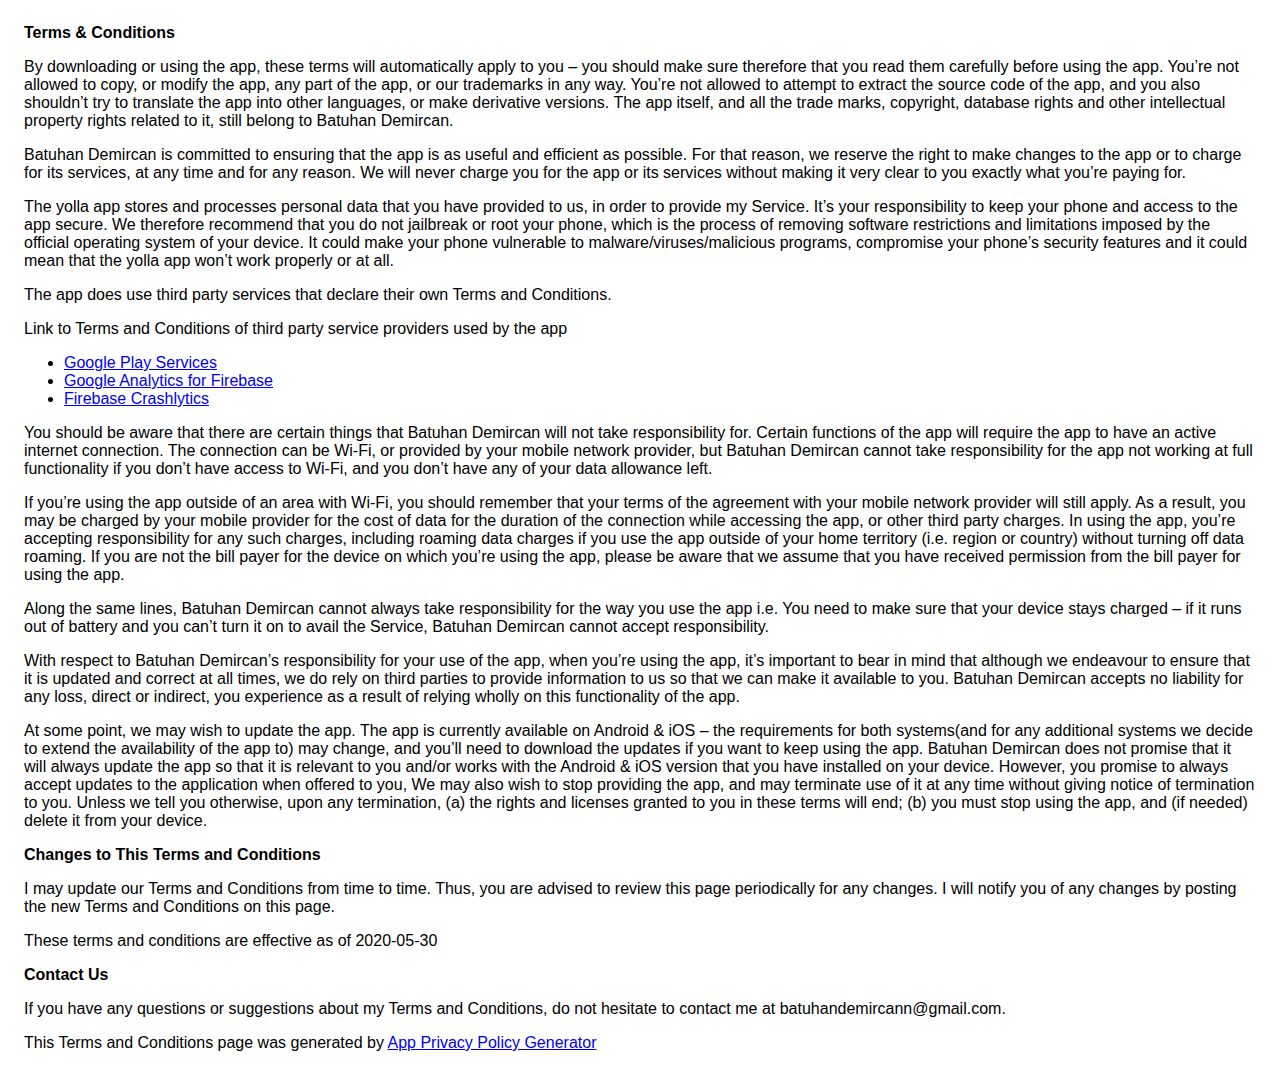
<file: terms-and-conditions.html>
<!DOCTYPE html>
    <html>
    <head>
      <meta charset='utf-8'>
      <meta name='viewport' content='width=device-width'>
      <title>Terms &amp; Conditions</title>
      <style> body { font-family: 'Helvetica Neue', Helvetica, Arial, sans-serif; padding:1em; } </style>
    </head>
    <body>
    <strong>Terms &amp; Conditions</strong> <p>
                  By downloading or using the app, these terms will
                  automatically apply to you – you should make sure therefore
                  that you read them carefully before using the app. You’re not
                  allowed to copy, or modify the app, any part of the app, or
                  our trademarks in any way. You’re not allowed to attempt to
                  extract the source code of the app, and you also shouldn’t try
                  to translate the app into other languages, or make derivative
                  versions. The app itself, and all the trade marks, copyright,
                  database rights and other intellectual property rights related
                  to it, still belong to Batuhan Demircan.
                </p> <p>
                  Batuhan Demircan is committed to ensuring that the app is
                  as useful and efficient as possible. For that reason, we
                  reserve the right to make changes to the app or to charge for
                  its services, at any time and for any reason. We will never
                  charge you for the app or its services without making it very
                  clear to you exactly what you’re paying for.
                </p> <p>
                  The yolla app stores and processes personal data that
                  you have provided to us, in order to provide my
                  Service. It’s your responsibility to keep your phone and
                  access to the app secure. We therefore recommend that you do
                  not jailbreak or root your phone, which is the process of
                  removing software restrictions and limitations imposed by the
                  official operating system of your device. It could make your
                  phone vulnerable to malware/viruses/malicious programs,
                  compromise your phone’s security features and it could mean
                  that the yolla app won’t work properly or at all.
                </p> <div><p>
                    The app does use third party services that declare their own
                    Terms and Conditions.
                  </p> <p>
                    Link to Terms and Conditions of third party service
                    providers used by the app
                  </p> <ul><li><a href="https://policies.google.com/terms" target="_blank">Google Play Services</a></li><!----><li><a href="https://firebase.google.com/terms/analytics" target="_blank">Google Analytics for Firebase</a></li><li><a href="https://firebase.google.com/terms/crashlytics" target="_blank">Firebase Crashlytics</a></li><!----><!----><!----><!----><!----><!----><!----><!----><!----><!----><!----><!----></ul></div> <p>
                  You should be aware that there are certain things that
                  Batuhan Demircan will not take responsibility for. Certain
                  functions of the app will require the app to have an active
                  internet connection. The connection can be Wi-Fi, or provided
                  by your mobile network provider, but Batuhan Demircan
                  cannot take responsibility for the app not working at full
                  functionality if you don’t have access to Wi-Fi, and you don’t
                  have any of your data allowance left.
                </p> <p></p> <p>
                  If you’re using the app outside of an area with Wi-Fi, you
                  should remember that your terms of the agreement with your
                  mobile network provider will still apply. As a result, you may
                  be charged by your mobile provider for the cost of data for
                  the duration of the connection while accessing the app, or
                  other third party charges. In using the app, you’re accepting
                  responsibility for any such charges, including roaming data
                  charges if you use the app outside of your home territory
                  (i.e. region or country) without turning off data roaming. If
                  you are not the bill payer for the device on which you’re
                  using the app, please be aware that we assume that you have
                  received permission from the bill payer for using the app.
                </p> <p>
                  Along the same lines, Batuhan Demircan cannot always take
                  responsibility for the way you use the app i.e. You need to
                  make sure that your device stays charged – if it runs out of
                  battery and you can’t turn it on to avail the Service,
                  Batuhan Demircan cannot accept responsibility.
                </p> <p>
                  With respect to Batuhan Demircan’s responsibility for your
                  use of the app, when you’re using the app, it’s important to
                  bear in mind that although we endeavour to ensure that it is
                  updated and correct at all times, we do rely on third parties
                  to provide information to us so that we can make it available
                  to you. Batuhan Demircan accepts no liability for any
                  loss, direct or indirect, you experience as a result of
                  relying wholly on this functionality of the app.
                </p> <p>
                  At some point, we may wish to update the app. The app is
                  currently available on Android &amp; iOS – the requirements for
                  both systems(and for any additional systems we
                  decide to extend the availability of the app to) may change,
                  and you’ll need to download the updates if you want to keep
                  using the app. Batuhan Demircan does not promise that it
                  will always update the app so that it is relevant to you
                  and/or works with the Android &amp; iOS version that you have
                  installed on your device. However, you promise to always
                  accept updates to the application when offered to you, We may
                  also wish to stop providing the app, and may terminate use of
                  it at any time without giving notice of termination to you.
                  Unless we tell you otherwise, upon any termination, (a) the
                  rights and licenses granted to you in these terms will end;
                  (b) you must stop using the app, and (if needed) delete it
                  from your device.
                </p> <p><strong>Changes to This Terms and Conditions</strong></p> <p>
                  I may update our Terms and Conditions
                  from time to time. Thus, you are advised to review this page
                  periodically for any changes. I will
                  notify you of any changes by posting the new Terms and
                  Conditions on this page.
                </p> <p>
                  These terms and conditions are effective as of 2020-05-30
                </p> <p><strong>Contact Us</strong></p> <p>
                  If you have any questions or suggestions about my
                  Terms and Conditions, do not hesitate to contact me
                  at batuhandemircann@gmail.com.
                </p> <p>
                  This Terms and Conditions page was generated by
                  <a href="https://app-privacy-policy-generator.firebaseapp.com/" target="_blank">App Privacy Policy Generator</a></p>
    </body>
    </html>
</file>
<file: vendor/simple-line-icons/css/simple-line-icons.css>
@font-face {
  font-family: 'simple-line-icons';
  src: url('../fonts/Simple-Line-Icons.eot?v=2.4.0');
  src: url('../fonts/Simple-Line-Icons.eot?v=2.4.0#iefix') format('embedded-opentype'), url('../fonts/Simple-Line-Icons.woff2?v=2.4.0') format('woff2'), url('../fonts/Simple-Line-Icons.ttf?v=2.4.0') format('truetype'), url('../fonts/Simple-Line-Icons.woff?v=2.4.0') format('woff'), url('../fonts/Simple-Line-Icons.svg?v=2.4.0#simple-line-icons') format('svg');
  font-weight: normal;
  font-style: normal;
}
/*
 Use the following CSS code if you want to have a class per icon.
 Instead of a list of all class selectors, you can use the generic [class*="icon-"] selector, but it's slower:
*/
.icon-user,
.icon-people,
.icon-user-female,
.icon-user-follow,
.icon-user-following,
.icon-user-unfollow,
.icon-login,
.icon-logout,
.icon-emotsmile,
.icon-phone,
.icon-call-end,
.icon-call-in,
.icon-call-out,
.icon-map,
.icon-location-pin,
.icon-direction,
.icon-directions,
.icon-compass,
.icon-layers,
.icon-menu,
.icon-list,
.icon-options-vertical,
.icon-options,
.icon-arrow-down,
.icon-arrow-left,
.icon-arrow-right,
.icon-arrow-up,
.icon-arrow-up-circle,
.icon-arrow-left-circle,
.icon-arrow-right-circle,
.icon-arrow-down-circle,
.icon-check,
.icon-clock,
.icon-plus,
.icon-minus,
.icon-close,
.icon-event,
.icon-exclamation,
.icon-organization,
.icon-trophy,
.icon-screen-smartphone,
.icon-screen-desktop,
.icon-plane,
.icon-notebook,
.icon-mustache,
.icon-mouse,
.icon-magnet,
.icon-energy,
.icon-disc,
.icon-cursor,
.icon-cursor-move,
.icon-crop,
.icon-chemistry,
.icon-speedometer,
.icon-shield,
.icon-screen-tablet,
.icon-magic-wand,
.icon-hourglass,
.icon-graduation,
.icon-ghost,
.icon-game-controller,
.icon-fire,
.icon-eyeglass,
.icon-envelope-open,
.icon-envelope-letter,
.icon-bell,
.icon-badge,
.icon-anchor,
.icon-wallet,
.icon-vector,
.icon-speech,
.icon-puzzle,
.icon-printer,
.icon-present,
.icon-playlist,
.icon-pin,
.icon-picture,
.icon-handbag,
.icon-globe-alt,
.icon-globe,
.icon-folder-alt,
.icon-folder,
.icon-film,
.icon-feed,
.icon-drop,
.icon-drawer,
.icon-docs,
.icon-doc,
.icon-diamond,
.icon-cup,
.icon-calculator,
.icon-bubbles,
.icon-briefcase,
.icon-book-open,
.icon-basket-loaded,
.icon-basket,
.icon-bag,
.icon-action-undo,
.icon-action-redo,
.icon-wrench,
.icon-umbrella,
.icon-trash,
.icon-tag,
.icon-support,
.icon-frame,
.icon-size-fullscreen,
.icon-size-actual,
.icon-shuffle,
.icon-share-alt,
.icon-share,
.icon-rocket,
.icon-question,
.icon-pie-chart,
.icon-pencil,
.icon-note,
.icon-loop,
.icon-home,
.icon-grid,
.icon-graph,
.icon-microphone,
.icon-music-tone-alt,
.icon-music-tone,
.icon-earphones-alt,
.icon-earphones,
.icon-equalizer,
.icon-like,
.icon-dislike,
.icon-control-start,
.icon-control-rewind,
.icon-control-play,
.icon-control-pause,
.icon-control-forward,
.icon-control-end,
.icon-volume-1,
.icon-volume-2,
.icon-volume-off,
.icon-calendar,
.icon-bulb,
.icon-chart,
.icon-ban,
.icon-bubble,
.icon-camrecorder,
.icon-camera,
.icon-cloud-download,
.icon-cloud-upload,
.icon-envelope,
.icon-eye,
.icon-flag,
.icon-heart,
.icon-info,
.icon-key,
.icon-link,
.icon-lock,
.icon-lock-open,
.icon-magnifier,
.icon-magnifier-add,
.icon-magnifier-remove,
.icon-paper-clip,
.icon-paper-plane,
.icon-power,
.icon-refresh,
.icon-reload,
.icon-settings,
.icon-star,
.icon-symbol-female,
.icon-symbol-male,
.icon-target,
.icon-credit-card,
.icon-paypal,
.icon-social-tumblr,
.icon-social-twitter,
.icon-social-facebook,
.icon-social-instagram,
.icon-social-linkedin,
.icon-social-pinterest,
.icon-social-github,
.icon-social-google,
.icon-social-reddit,
.icon-social-skype,
.icon-social-dribbble,
.icon-social-behance,
.icon-social-foursqare,
.icon-social-soundcloud,
.icon-social-spotify,
.icon-social-stumbleupon,
.icon-social-youtube,
.icon-social-dropbox,
.icon-social-vkontakte,
.icon-social-steam {
  font-family: 'simple-line-icons';
  speak: none;
  font-style: normal;
  font-weight: normal;
  font-variant: normal;
  text-transform: none;
  line-height: 1;
  /* Better Font Rendering =========== */
  -webkit-font-smoothing: antialiased;
  -moz-osx-font-smoothing: grayscale;
}
.icon-user:before {
  content: "\e005";
}
.icon-people:before {
  content: "\e001";
}
.icon-user-female:before {
  content: "\e000";
}
.icon-user-follow:before {
  content: "\e002";
}
.icon-user-following:before {
  content: "\e003";
}
.icon-user-unfollow:before {
  content: "\e004";
}
.icon-login:before {
  content: "\e066";
}
.icon-logout:before {
  content: "\e065";
}
.icon-emotsmile:before {
  content: "\e021";
}
.icon-phone:before {
  content: "\e600";
}
.icon-call-end:before {
  content: "\e048";
}
.icon-call-in:before {
  content: "\e047";
}
.icon-call-out:before {
  content: "\e046";
}
.icon-map:before {
  content: "\e033";
}
.icon-location-pin:before {
  content: "\e096";
}
.icon-direction:before {
  content: "\e042";
}
.icon-directions:before {
  content: "\e041";
}
.icon-compass:before {
  content: "\e045";
}
.icon-layers:before {
  content: "\e034";
}
.icon-menu:before {
  content: "\e601";
}
.icon-list:before {
  content: "\e067";
}
.icon-options-vertical:before {
  content: "\e602";
}
.icon-options:before {
  content: "\e603";
}
.icon-arrow-down:before {
  content: "\e604";
}
.icon-arrow-left:before {
  content: "\e605";
}
.icon-arrow-right:before {
  content: "\e606";
}
.icon-arrow-up:before {
  content: "\e607";
}
.icon-arrow-up-circle:before {
  content: "\e078";
}
.icon-arrow-left-circle:before {
  content: "\e07a";
}
.icon-arrow-right-circle:before {
  content: "\e079";
}
.icon-arrow-down-circle:before {
  content: "\e07b";
}
.icon-check:before {
  content: "\e080";
}
.icon-clock:before {
  content: "\e081";
}
.icon-plus:before {
  content: "\e095";
}
.icon-minus:before {
  content: "\e615";
}
.icon-close:before {
  content: "\e082";
}
.icon-event:before {
  content: "\e619";
}
.icon-exclamation:before {
  content: "\e617";
}
.icon-organization:before {
  content: "\e616";
}
.icon-trophy:before {
  content: "\e006";
}
.icon-screen-smartphone:before {
  content: "\e010";
}
.icon-screen-desktop:before {
  content: "\e011";
}
.icon-plane:before {
  content: "\e012";
}
.icon-notebook:before {
  content: "\e013";
}
.icon-mustache:before {
  content: "\e014";
}
.icon-mouse:before {
  content: "\e015";
}
.icon-magnet:before {
  content: "\e016";
}
.icon-energy:before {
  content: "\e020";
}
.icon-disc:before {
  content: "\e022";
}
.icon-cursor:before {
  content: "\e06e";
}
.icon-cursor-move:before {
  content: "\e023";
}
.icon-crop:before {
  content: "\e024";
}
.icon-chemistry:before {
  content: "\e026";
}
.icon-speedometer:before {
  content: "\e007";
}
.icon-shield:before {
  content: "\e00e";
}
.icon-screen-tablet:before {
  content: "\e00f";
}
.icon-magic-wand:before {
  content: "\e017";
}
.icon-hourglass:before {
  content: "\e018";
}
.icon-graduation:before {
  content: "\e019";
}
.icon-ghost:before {
  content: "\e01a";
}
.icon-game-controller:before {
  content: "\e01b";
}
.icon-fire:before {
  content: "\e01c";
}
.icon-eyeglass:before {
  content: "\e01d";
}
.icon-envelope-open:before {
  content: "\e01e";
}
.icon-envelope-letter:before {
  content: "\e01f";
}
.icon-bell:before {
  content: "\e027";
}
.icon-badge:before {
  content: "\e028";
}
.icon-anchor:before {
  content: "\e029";
}
.icon-wallet:before {
  content: "\e02a";
}
.icon-vector:before {
  content: "\e02b";
}
.icon-speech:before {
  content: "\e02c";
}
.icon-puzzle:before {
  content: "\e02d";
}
.icon-printer:before {
  content: "\e02e";
}
.icon-present:before {
  content: "\e02f";
}
.icon-playlist:before {
  content: "\e030";
}
.icon-pin:before {
  content: "\e031";
}
.icon-picture:before {
  content: "\e032";
}
.icon-handbag:before {
  content: "\e035";
}
.icon-globe-alt:before {
  content: "\e036";
}
.icon-globe:before {
  content: "\e037";
}
.icon-folder-alt:before {
  content: "\e039";
}
.icon-folder:before {
  content: "\e089";
}
.icon-film:before {
  content: "\e03a";
}
.icon-feed:before {
  content: "\e03b";
}
.icon-drop:before {
  content: "\e03e";
}
.icon-drawer:before {
  content: "\e03f";
}
.icon-docs:before {
  content: "\e040";
}
.icon-doc:before {
  content: "\e085";
}
.icon-diamond:before {
  content: "\e043";
}
.icon-cup:before {
  content: "\e044";
}
.icon-calculator:before {
  content: "\e049";
}
.icon-bubbles:before {
  content: "\e04a";
}
.icon-briefcase:before {
  content: "\e04b";
}
.icon-book-open:before {
  content: "\e04c";
}
.icon-basket-loaded:before {
  content: "\e04d";
}
.icon-basket:before {
  content: "\e04e";
}
.icon-bag:before {
  content: "\e04f";
}
.icon-action-undo:before {
  content: "\e050";
}
.icon-action-redo:before {
  content: "\e051";
}
.icon-wrench:before {
  content: "\e052";
}
.icon-umbrella:before {
  content: "\e053";
}
.icon-trash:before {
  content: "\e054";
}
.icon-tag:before {
  content: "\e055";
}
.icon-support:before {
  content: "\e056";
}
.icon-frame:before {
  content: "\e038";
}
.icon-size-fullscreen:before {
  content: "\e057";
}
.icon-size-actual:before {
  content: "\e058";
}
.icon-shuffle:before {
  content: "\e059";
}
.icon-share-alt:before {
  content: "\e05a";
}
.icon-share:before {
  content: "\e05b";
}
.icon-rocket:before {
  content: "\e05c";
}
.icon-question:before {
  content: "\e05d";
}
.icon-pie-chart:before {
  content: "\e05e";
}
.icon-pencil:before {
  content: "\e05f";
}
.icon-note:before {
  content: "\e060";
}
.icon-loop:before {
  content: "\e064";
}
.icon-home:before {
  content: "\e069";
}
.icon-grid:before {
  content: "\e06a";
}
.icon-graph:before {
  content: "\e06b";
}
.icon-microphone:before {
  content: "\e063";
}
.icon-music-tone-alt:before {
  content: "\e061";
}
.icon-music-tone:before {
  content: "\e062";
}
.icon-earphones-alt:before {
  content: "\e03c";
}
.icon-earphones:before {
  content: "\e03d";
}
.icon-equalizer:before {
  content: "\e06c";
}
.icon-like:before {
  content: "\e068";
}
.icon-dislike:before {
  content: "\e06d";
}
.icon-control-start:before {
  content: "\e06f";
}
.icon-control-rewind:before {
  content: "\e070";
}
.icon-control-play:before {
  content: "\e071";
}
.icon-control-pause:before {
  content: "\e072";
}
.icon-control-forward:before {
  content: "\e073";
}
.icon-control-end:before {
  content: "\e074";
}
.icon-volume-1:before {
  content: "\e09f";
}
.icon-volume-2:before {
  content: "\e0a0";
}
.icon-volume-off:before {
  content: "\e0a1";
}
.icon-calendar:before {
  content: "\e075";
}
.icon-bulb:before {
  content: "\e076";
}
.icon-chart:before {
  content: "\e077";
}
.icon-ban:before {
  content: "\e07c";
}
.icon-bubble:before {
  content: "\e07d";
}
.icon-camrecorder:before {
  content: "\e07e";
}
.icon-camera:before {
  content: "\e07f";
}
.icon-cloud-download:before {
  content: "\e083";
}
.icon-cloud-upload:before {
  content: "\e084";
}
.icon-envelope:before {
  content: "\e086";
}
.icon-eye:before {
  content: "\e087";
}
.icon-flag:before {
  content: "\e088";
}
.icon-heart:before {
  content: "\e08a";
}
.icon-info:before {
  content: "\e08b";
}
.icon-key:before {
  content: "\e08c";
}
.icon-link:before {
  content: "\e08d";
}
.icon-lock:before {
  content: "\e08e";
}
.icon-lock-open:before {
  content: "\e08f";
}
.icon-magnifier:before {
  content: "\e090";
}
.icon-magnifier-add:before {
  content: "\e091";
}
.icon-magnifier-remove:before {
  content: "\e092";
}
.icon-paper-clip:before {
  content: "\e093";
}
.icon-paper-plane:before {
  content: "\e094";
}
.icon-power:before {
  content: "\e097";
}
.icon-refresh:before {
  content: "\e098";
}
.icon-reload:before {
  content: "\e099";
}
.icon-settings:before {
  content: "\e09a";
}
.icon-star:before {
  content: "\e09b";
}
.icon-symbol-female:before {
  content: "\e09c";
}
.icon-symbol-male:before {
  content: "\e09d";
}
.icon-target:before {
  content: "\e09e";
}
.icon-credit-card:before {
  content: "\e025";
}
.icon-paypal:before {
  content: "\e608";
}
.icon-social-tumblr:before {
  content: "\e00a";
}
.icon-social-twitter:before {
  content: "\e009";
}
.icon-social-facebook:before {
  content: "\e00b";
}
.icon-social-instagram:before {
  content: "\e609";
}
.icon-social-linkedin:before {
  content: "\e60a";
}
.icon-social-pinterest:before {
  content: "\e60b";
}
.icon-social-github:before {
  content: "\e60c";
}
.icon-social-google:before {
  content: "\e60d";
}
.icon-social-reddit:before {
  content: "\e60e";
}
.icon-social-skype:before {
  content: "\e60f";
}
.icon-social-dribbble:before {
  content: "\e00d";
}
.icon-social-behance:before {
  content: "\e610";
}
.icon-social-foursqare:before {
  content: "\e611";
}
.icon-social-soundcloud:before {
  content: "\e612";
}
.icon-social-spotify:before {
  content: "\e613";
}
.icon-social-stumbleupon:before {
  content: "\e614";
}
.icon-social-youtube:before {
  content: "\e008";
}
.icon-social-dropbox:before {
  content: "\e00c";
}
.icon-social-vkontakte:before {
  content: "\e618";
}
.icon-social-steam:before {
  content: "\e620";
}
</file>
<file: assets/vendor/venobox/venobox.css>
/* ------ venobox.css --------*/
.vbox-overlay *, .vbox-overlay *:before, .vbox-overlay *:after{
    -webkit-backface-visibility: hidden;
    -webkit-box-sizing:border-box;
    -moz-box-sizing:border-box;
    box-sizing:border-box;
}
.vbox-overlay * { 
    -webkit-backface-visibility: visible;
    backface-visibility: visible;
}
.vbox-overlay{
    display: -webkit-flex;
    display: flex;
    -webkit-flex-direction: column;
    flex-direction: column;
    -webkit-justify-content: center;
    justify-content: center;
    -webkit-align-items: center;
    align-items: center;
    position: fixed;
    left: 0;
    top: 0;
    bottom: 0;
    right: 0;
    z-index: 999999;
}

/* ----- navigation ----- */
.vbox-title{
    width: 100%;
    height: 40px;
    float: left;
    text-align: center;
    line-height: 28px;
    font-size: 12px;
    padding: 6px 50px;
    overflow: hidden;
    position: fixed;
    display: none;
    left: 0;
    z-index: 89;
}
.vbox-close{
    cursor: pointer;
    position: fixed;
    top: -1px;
    right: 0;
    width: 50px;
    height: 40px;
    padding: 6px;
    display: block;
    background-position:10px center;
    overflow: hidden;
    font-size: 24px;
    line-height: 1;
    text-align: center;
    z-index: 99;
}
.vbox-left{
    cursor: pointer;
    position: fixed;
    left: 0;
    height: 40px;
    overflow: hidden;
    line-height: 28px;
    font-size: 12px;
    z-index: 99;
    display: flex;
    align-items:center;
}
.vbox-num{
    display: inline-block;
    margin: 6px 0 6px 15px;
}
/* ----- Social share ----- */
.vbox-share{
    line-height: 28px;
    font-size: 12px;
    overflow: hidden;
    position: fixed;
    left: 0;
    z-index: 98;
    display: flex;
    align-items:center;
    justify-content: center;
    width: 100%;
    text-align: center;
}
.vbox-share svg{
    max-height: 28px;
    width: 28px;
    z-index: 10;
    margin-left: 12px;
    margin-top: 6px;
    margin-bottom: 6px;
    vertical-align: middle;
}


/* ----- navigation ARROWS ----- */
.vbox-next, .vbox-prev{
    position: fixed;
    top: 50%;
    margin-top: -15px;
    overflow: hidden;
    cursor: pointer;
    display: block;
    width: 45px;
    height: 45px;
    z-index: 99;
}
.vbox-next span, .vbox-prev span{
    position: relative;
    width: 20px;
    height: 20px;
    border: 2px solid transparent;
    border-top-color: #B6B6B6;
    border-right-color: #B6B6B6;
    text-indent: -100px;
    position: absolute;
    top: 8px;
    display: block;
}
.vbox-prev{
    left: 15px;
}
.vbox-next{
    right: 15px;
}
.vbox-prev span{
    left: 10px;
    -ms-transform: rotate(-135deg);
    -webkit-transform: rotate(-135deg);
    transform: rotate(-135deg);
}
.vbox-next span{
    -ms-transform: rotate(45deg);
    -webkit-transform: rotate(45deg);
    transform: rotate(45deg);
    right: 10px;
}
/* ------- inline window ------ */
.vbox-inline{
    width: 420px;
    height: 315px;
    height: 70vh;
    padding: 10px;
    background: #fff;
    margin: 0 auto;
    overflow: auto;
    text-align: left;
}
/* ------- Video & iFrames window ------ */
.venoframe{
    max-width: 100%;
    width: 100%;
    border: none;
    width: 100%;
    height: 260px;
    height: 70vh;
}
.venoframe.vbvid{
    height: 260px;
}
@media (min-width: 768px) {
    .venoframe, .vbox-inline{
        width: 90%;
        height: 360px;
        height: 70vh;
    }
    .venoframe.vbvid{
        width: 640px;
        height: 360px;
    }
}
@media (min-width: 992px) {
    .venoframe, .vbox-inline{
        max-width: 1200px;
        width: 80%;
        height: 540px;
        height: 70vh;
    }
    .venoframe.vbvid{
        width: 960px;
        height: 540px;
    }
}
/* 
Please do NOT edit this part! 
or at least read this note: http://i.imgur.com/7C0ws9e.gif
*/
.vbox-open{
    overflow: hidden;
}
.vbox-container{
    position: absolute;
    left: 0;
    right: 0;
    top: 0;
    bottom: 0;
    overflow-x: hidden;
    overflow-y: scroll;
    overflow-scrolling: touch;
    -webkit-overflow-scrolling: touch;
    z-index: 20;
    max-height: 100%;

}

.vbox-content{
    text-align: center;
    float: left;
    width: 100%;
    position: relative;
    overflow: hidden;
    padding: 20px 4%;
}
.vbox-container img{
    max-width: 100%;
    height: auto;
}
.vbox-figlio{
    box-shadow: 0 0 12px rgba(0,0,0,0.19), 0 6px 6px rgba(0,0,0,0.23);
    max-width: 100%;
    text-align: initial;
}
img.vbox-figlio{
    -webkit-user-select: none;
-khtml-user-select: none;
-moz-user-select: none;
-o-user-select: none;
user-select: none;
}
.vbox-content.swipe-left{
    margin-left: -200px !important;
}
.vbox-content.swipe-right{
    margin-left: 200px !important;
}
.vbox-animated{
    webkit-transition: margin 300ms ease-out;
    transition: margin 300ms ease-out;
}

/* ---------- preloader ----------
 * SPINKIT 
 * http://tobiasahlin.com/spinkit/
-------------------------------- */
.sk-double-bounce,.sk-rotating-plane{width:40px;height:40px;margin:40px auto}.sk-rotating-plane{background-color:#333;-webkit-animation:sk-rotatePlane 1.2s infinite ease-in-out;animation:sk-rotatePlane 1.2s infinite ease-in-out}@-webkit-keyframes sk-rotatePlane{0%{-webkit-transform:perspective(120px) rotateX(0) rotateY(0);transform:perspective(120px) rotateX(0) rotateY(0)}50%{-webkit-transform:perspective(120px) rotateX(-180.1deg) rotateY(0);transform:perspective(120px) rotateX(-180.1deg) rotateY(0)}100%{-webkit-transform:perspective(120px) rotateX(-180deg) rotateY(-179.9deg);transform:perspective(120px) rotateX(-180deg) rotateY(-179.9deg)}}@keyframes sk-rotatePlane{0%{-webkit-transform:perspective(120px) rotateX(0) rotateY(0);transform:perspective(120px) rotateX(0) rotateY(0)}50%{-webkit-transform:perspective(120px) rotateX(-180.1deg) rotateY(0);transform:perspective(120px) rotateX(-180.1deg) rotateY(0)}100%{-webkit-transform:perspective(120px) rotateX(-180deg) rotateY(-179.9deg);transform:perspective(120px) rotateX(-180deg) rotateY(-179.9deg)}}.sk-double-bounce{position:relative}.sk-double-bounce .sk-child{width:100%;height:100%;border-radius:50%;background-color:#333;opacity:.6;position:absolute;top:0;left:0;-webkit-animation:sk-doubleBounce 2s infinite ease-in-out;animation:sk-doubleBounce 2s infinite ease-in-out}.sk-chasing-dots .sk-child,.sk-spinner-pulse,.sk-three-bounce .sk-child{background-color:#333;border-radius:100%}.sk-double-bounce .sk-double-bounce2{-webkit-animation-delay:-1s;animation-delay:-1s}@-webkit-keyframes sk-doubleBounce{0%,100%{-webkit-transform:scale(0);transform:scale(0)}50%{-webkit-transform:scale(1);transform:scale(1)}}@keyframes sk-doubleBounce{0%,100%{-webkit-transform:scale(0);transform:scale(0)}50%{-webkit-transform:scale(1);transform:scale(1)}}.sk-wave{margin:40px auto;width:50px;height:40px;text-align:center;font-size:10px}.sk-wave .sk-rect{background-color:#333;height:100%;width:6px;display:inline-block;-webkit-animation:sk-waveStretchDelay 1.2s infinite ease-in-out;animation:sk-waveStretchDelay 1.2s infinite ease-in-out}.sk-wave .sk-rect1{-webkit-animation-delay:-1.2s;animation-delay:-1.2s}.sk-wave .sk-rect2{-webkit-animation-delay:-1.1s;animation-delay:-1.1s}.sk-wave .sk-rect3{-webkit-animation-delay:-1s;animation-delay:-1s}.sk-wave .sk-rect4{-webkit-animation-delay:-.9s;animation-delay:-.9s}.sk-wave .sk-rect5{-webkit-animation-delay:-.8s;animation-delay:-.8s}@-webkit-keyframes sk-waveStretchDelay{0%,100%,40%{-webkit-transform:scaleY(.4);transform:scaleY(.4)}20%{-webkit-transform:scaleY(1);transform:scaleY(1)}}@keyframes sk-waveStretchDelay{0%,100%,40%{-webkit-transform:scaleY(.4);transform:scaleY(.4)}20%{-webkit-transform:scaleY(1);transform:scaleY(1)}}.sk-wandering-cubes{margin:40px auto;width:40px;height:40px;position:relative}.sk-wandering-cubes .sk-cube{background-color:#333;width:10px;height:10px;position:absolute;top:0;left:0;-webkit-animation:sk-wanderingCube 1.8s ease-in-out -1.8s infinite both;animation:sk-wanderingCube 1.8s ease-in-out -1.8s infinite both}.sk-chasing-dots,.sk-spinner-pulse{width:40px;height:40px;margin:40px auto}.sk-wandering-cubes .sk-cube2{-webkit-animation-delay:-.9s;animation-delay:-.9s}@-webkit-keyframes sk-wanderingCube{0%{-webkit-transform:rotate(0);transform:rotate(0)}25%{-webkit-transform:translateX(30px) rotate(-90deg) scale(.5);transform:translateX(30px) rotate(-90deg) scale(.5)}50%{-webkit-transform:translateX(30px) translateY(30px) rotate(-179deg);transform:translateX(30px) translateY(30px) rotate(-179deg)}50.1%{-webkit-transform:translateX(30px) translateY(30px) rotate(-180deg);transform:translateX(30px) translateY(30px) rotate(-180deg)}75%{-webkit-transform:translateX(0) translateY(30px) rotate(-270deg) scale(.5);transform:translateX(0) translateY(30px) rotate(-270deg) scale(.5)}100%{-webkit-transform:rotate(-360deg);transform:rotate(-360deg)}}@keyframes sk-wanderingCube{0%{-webkit-transform:rotate(0);transform:rotate(0)}25%{-webkit-transform:translateX(30px) rotate(-90deg) scale(.5);transform:translateX(30px) rotate(-90deg) scale(.5)}50%{-webkit-transform:translateX(30px) translateY(30px) rotate(-179deg);transform:translateX(30px) translateY(30px) rotate(-179deg)}50.1%{-webkit-transform:translateX(30px) translateY(30px) rotate(-180deg);transform:translateX(30px) translateY(30px) rotate(-180deg)}75%{-webkit-transform:translateX(0) translateY(30px) rotate(-270deg) scale(.5);transform:translateX(0) translateY(30px) rotate(-270deg) scale(.5)}100%{-webkit-transform:rotate(-360deg);transform:rotate(-360deg)}}.sk-spinner-pulse{-webkit-animation:sk-pulseScaleOut 1s infinite ease-in-out;animation:sk-pulseScaleOut 1s infinite ease-in-out}@-webkit-keyframes sk-pulseScaleOut{0%{-webkit-transform:scale(0);transform:scale(0)}100%{-webkit-transform:scale(1);transform:scale(1);opacity:0}}@keyframes sk-pulseScaleOut{0%{-webkit-transform:scale(0);transform:scale(0)}100%{-webkit-transform:scale(1);transform:scale(1);opacity:0}}.sk-chasing-dots{position:relative;text-align:center;-webkit-animation:sk-chasingDotsRotate 2s infinite linear;animation:sk-chasingDotsRotate 2s infinite linear}.sk-chasing-dots .sk-child{width:60%;height:60%;display:inline-block;position:absolute;top:0;-webkit-animation:sk-chasingDotsBounce 2s infinite ease-in-out;animation:sk-chasingDotsBounce 2s infinite ease-in-out}.sk-chasing-dots .sk-dot2{top:auto;bottom:0;-webkit-animation-delay:-1s;animation-delay:-1s}@-webkit-keyframes sk-chasingDotsRotate{100%{-webkit-transform:rotate(360deg);transform:rotate(360deg)}}@keyframes sk-chasingDotsRotate{100%{-webkit-transform:rotate(360deg);transform:rotate(360deg)}}@-webkit-keyframes sk-chasingDotsBounce{0%,100%{-webkit-transform:scale(0);transform:scale(0)}50%{-webkit-transform:scale(1);transform:scale(1)}}@keyframes sk-chasingDotsBounce{0%,100%{-webkit-transform:scale(0);transform:scale(0)}50%{-webkit-transform:scale(1);transform:scale(1)}}.sk-three-bounce{margin:40px auto;width:80px;text-align:center}.sk-three-bounce .sk-child{width:20px;height:20px;display:inline-block;-webkit-animation:sk-three-bounce 1.4s ease-in-out 0s infinite both;animation:sk-three-bounce 1.4s ease-in-out 0s infinite both}.sk-circle .sk-child:before,.sk-fading-circle .sk-circle:before{display:block;border-radius:100%;content:'';background-color:#333}.sk-three-bounce .sk-bounce1{-webkit-animation-delay:-.32s;animation-delay:-.32s}.sk-three-bounce .sk-bounce2{-webkit-animation-delay:-.16s;animation-delay:-.16s}@-webkit-keyframes sk-three-bounce{0%,100%,80%{-webkit-transform:scale(0);transform:scale(0)}40%{-webkit-transform:scale(1);transform:scale(1)}}@keyframes sk-three-bounce{0%,100%,80%{-webkit-transform:scale(0);transform:scale(0)}40%{-webkit-transform:scale(1);transform:scale(1)}}.sk-circle{margin:40px auto;width:40px;height:40px;position:relative}.sk-circle .sk-child{width:100%;height:100%;position:absolute;left:0;top:0}.sk-circle .sk-child:before{margin:0 auto;width:15%;height:15%;-webkit-animation:sk-circleBounceDelay 1.2s infinite ease-in-out both;animation:sk-circleBounceDelay 1.2s infinite ease-in-out both}.sk-circle .sk-circle2{-webkit-transform:rotate(30deg);-ms-transform:rotate(30deg);transform:rotate(30deg)}.sk-circle .sk-circle3{-webkit-transform:rotate(60deg);-ms-transform:rotate(60deg);transform:rotate(60deg)}.sk-circle .sk-circle4{-webkit-transform:rotate(90deg);-ms-transform:rotate(90deg);transform:rotate(90deg)}.sk-circle .sk-circle5{-webkit-transform:rotate(120deg);-ms-transform:rotate(120deg);transform:rotate(120deg)}.sk-circle .sk-circle6{-webkit-transform:rotate(150deg);-ms-transform:rotate(150deg);transform:rotate(150deg)}.sk-circle .sk-circle7{-webkit-transform:rotate(180deg);-ms-transform:rotate(180deg);transform:rotate(180deg)}.sk-circle .sk-circle8{-webkit-transform:rotate(210deg);-ms-transform:rotate(210deg);transform:rotate(210deg)}.sk-circle .sk-circle9{-webkit-transform:rotate(240deg);-ms-transform:rotate(240deg);transform:rotate(240deg)}.sk-circle .sk-circle10{-webkit-transform:rotate(270deg);-ms-transform:rotate(270deg);transform:rotate(270deg)}.sk-circle .sk-circle11{-webkit-transform:rotate(300deg);-ms-transform:rotate(300deg);transform:rotate(300deg)}.sk-circle .sk-circle12{-webkit-transform:rotate(330deg);-ms-transform:rotate(330deg);transform:rotate(330deg)}.sk-circle .sk-circle2:before{-webkit-animation-delay:-1.1s;animation-delay:-1.1s}.sk-circle .sk-circle3:before{-webkit-animation-delay:-1s;animation-delay:-1s}.sk-circle .sk-circle4:before{-webkit-animation-delay:-.9s;animation-delay:-.9s}.sk-circle .sk-circle5:before{-webkit-animation-delay:-.8s;animation-delay:-.8s}.sk-circle .sk-circle6:before{-webkit-animation-delay:-.7s;animation-delay:-.7s}.sk-circle .sk-circle7:before{-webkit-animation-delay:-.6s;animation-delay:-.6s}.sk-circle .sk-circle8:before{-webkit-animation-delay:-.5s;animation-delay:-.5s}.sk-circle .sk-circle9:before{-webkit-animation-delay:-.4s;animation-delay:-.4s}.sk-circle .sk-circle10:before{-webkit-animation-delay:-.3s;animation-delay:-.3s}.sk-circle .sk-circle11:before{-webkit-animation-delay:-.2s;animation-delay:-.2s}.sk-circle .sk-circle12:before{-webkit-animation-delay:-.1s;animation-delay:-.1s}@-webkit-keyframes sk-circleBounceDelay{0%,100%,80%{-webkit-transform:scale(0);transform:scale(0)}40%{-webkit-transform:scale(1);transform:scale(1)}}@keyframes sk-circleBounceDelay{0%,100%,80%{-webkit-transform:scale(0);transform:scale(0)}40%{-webkit-transform:scale(1);transform:scale(1)}}.sk-cube-grid{width:40px;height:40px;margin:40px auto}.sk-cube-grid .sk-cube{width:33.33%;height:33.33%;background-color:#333;float:left;-webkit-animation:sk-cubeGridScaleDelay 1.3s infinite ease-in-out;animation:sk-cubeGridScaleDelay 1.3s infinite ease-in-out}.sk-cube-grid .sk-cube1{-webkit-animation-delay:.2s;animation-delay:.2s}.sk-cube-grid .sk-cube2{-webkit-animation-delay:.3s;animation-delay:.3s}.sk-cube-grid .sk-cube3{-webkit-animation-delay:.4s;animation-delay:.4s}.sk-cube-grid .sk-cube4{-webkit-animation-delay:.1s;animation-delay:.1s}.sk-cube-grid .sk-cube5{-webkit-animation-delay:.2s;animation-delay:.2s}.sk-cube-grid .sk-cube6{-webkit-animation-delay:.3s;animation-delay:.3s}.sk-cube-grid .sk-cube7{-webkit-animation-delay:0ms;animation-delay:0ms}.sk-cube-grid .sk-cube8{-webkit-animation-delay:.1s;animation-delay:.1s}.sk-cube-grid .sk-cube9{-webkit-animation-delay:.2s;animation-delay:.2s}@-webkit-keyframes sk-cubeGridScaleDelay{0%,100%,70%{-webkit-transform:scale3D(1,1,1);transform:scale3D(1,1,1)}35%{-webkit-transform:scale3D(0,0,1);transform:scale3D(0,0,1)}}@keyframes sk-cubeGridScaleDelay{0%,100%,70%{-webkit-transform:scale3D(1,1,1);transform:scale3D(1,1,1)}35%{-webkit-transform:scale3D(0,0,1);transform:scale3D(0,0,1)}}.sk-fading-circle{margin:40px auto;width:40px;height:40px;position:relative}.sk-fading-circle .sk-circle{width:100%;height:100%;position:absolute;left:0;top:0}.sk-fading-circle .sk-circle:before{margin:0 auto;width:15%;height:15%;-webkit-animation:sk-circleFadeDelay 1.2s infinite ease-in-out both;animation:sk-circleFadeDelay 1.2s infinite ease-in-out both}.sk-fading-circle .sk-circle2{-webkit-transform:rotate(30deg);-ms-transform:rotate(30deg);transform:rotate(30deg)}.sk-fading-circle .sk-circle3{-webkit-transform:rotate(60deg);-ms-transform:rotate(60deg);transform:rotate(60deg)}.sk-fading-circle .sk-circle4{-webkit-transform:rotate(90deg);-ms-transform:rotate(90deg);transform:rotate(90deg)}.sk-fading-circle .sk-circle5{-webkit-transform:rotate(120deg);-ms-transform:rotate(120deg);transform:rotate(120deg)}.sk-fading-circle .sk-circle6{-webkit-transform:rotate(150deg);-ms-transform:rotate(150deg);transform:rotate(150deg)}.sk-fading-circle .sk-circle7{-webkit-transform:rotate(180deg);-ms-transform:rotate(180deg);transform:rotate(180deg)}.sk-fading-circle .sk-circle8{-webkit-transform:rotate(210deg);-ms-transform:rotate(210deg);transform:rotate(210deg)}.sk-fading-circle .sk-circle9{-webkit-transform:rotate(240deg);-ms-transform:rotate(240deg);transform:rotate(240deg)}.sk-fading-circle .sk-circle10{-webkit-transform:rotate(270deg);-ms-transform:rotate(270deg);transform:rotate(270deg)}.sk-fading-circle .sk-circle11{-webkit-transform:rotate(300deg);-ms-transform:rotate(300deg);transform:rotate(300deg)}.sk-fading-circle .sk-circle12{-webkit-transform:rotate(330deg);-ms-transform:rotate(330deg);transform:rotate(330deg)}.sk-fading-circle .sk-circle2:before{-webkit-animation-delay:-1.1s;animation-delay:-1.1s}.sk-fading-circle .sk-circle3:before{-webkit-animation-delay:-1s;animation-delay:-1s}.sk-fading-circle .sk-circle4:before{-webkit-animation-delay:-.9s;animation-delay:-.9s}.sk-fading-circle .sk-circle5:before{-webkit-animation-delay:-.8s;animation-delay:-.8s}.sk-fading-circle .sk-circle6:before{-webkit-animation-delay:-.7s;animation-delay:-.7s}.sk-fading-circle .sk-circle7:before{-webkit-animation-delay:-.6s;animation-delay:-.6s}.sk-fading-circle .sk-circle8:before{-webkit-animation-delay:-.5s;animation-delay:-.5s}.sk-fading-circle .sk-circle9:before{-webkit-animation-delay:-.4s;animation-delay:-.4s}.sk-fading-circle .sk-circle10:before{-webkit-animation-delay:-.3s;animation-delay:-.3s}.sk-fading-circle .sk-circle11:before{-webkit-animation-delay:-.2s;animation-delay:-.2s}.sk-fading-circle .sk-circle12:before{-webkit-animation-delay:-.1s;animation-delay:-.1s}@-webkit-keyframes sk-circleFadeDelay{0%,100%,39%{opacity:0}40%{opacity:1}}@keyframes sk-circleFadeDelay{0%,100%,39%{opacity:0}40%{opacity:1}}.sk-folding-cube{margin:40px auto;width:40px;height:40px;position:relative;-webkit-transform:rotateZ(45deg);transform:rotateZ(45deg)}.sk-folding-cube .sk-cube{float:left;width:50%;height:50%;position:relative;-webkit-transform:scale(1.1);-ms-transform:scale(1.1);transform:scale(1.1)}.sk-folding-cube .sk-cube:before{content:'';position:absolute;top:0;left:0;width:100%;height:100%;background-color:#333;-webkit-animation:sk-foldCubeAngle 2.4s infinite linear both;animation:sk-foldCubeAngle 2.4s infinite linear both;-webkit-transform-origin:100% 100%;-ms-transform-origin:100% 100%;transform-origin:100% 100%}.sk-folding-cube .sk-cube2{-webkit-transform:scale(1.1) rotateZ(90deg);transform:scale(1.1) rotateZ(90deg)}.sk-folding-cube .sk-cube3{-webkit-transform:scale(1.1) rotateZ(180deg);transform:scale(1.1) rotateZ(180deg)}.sk-folding-cube .sk-cube4{-webkit-transform:scale(1.1) rotateZ(270deg);transform:scale(1.1) rotateZ(270deg)}.sk-folding-cube .sk-cube2:before{-webkit-animation-delay:.3s;animation-delay:.3s}.sk-folding-cube .sk-cube3:before{-webkit-animation-delay:.6s;animation-delay:.6s}.sk-folding-cube .sk-cube4:before{-webkit-animation-delay:.9s;animation-delay:.9s}@-webkit-keyframes sk-foldCubeAngle{0%,10%{-webkit-transform:perspective(140px) rotateX(-180deg);transform:perspective(140px) rotateX(-180deg);opacity:0}25%,75%{-webkit-transform:perspective(140px) rotateX(0);transform:perspective(140px) rotateX(0);opacity:1}100%,90%{-webkit-transform:perspective(140px) rotateY(180deg);transform:perspective(140px) rotateY(180deg);opacity:0}}@keyframes sk-foldCubeAngle{0%,10%{-webkit-transform:perspective(140px) rotateX(-180deg);transform:perspective(140px) rotateX(-180deg);opacity:0}25%,75%{-webkit-transform:perspective(140px) rotateX(0);transform:perspective(140px) rotateX(0);opacity:1}100%,90%{-webkit-transform:perspective(140px) rotateY(180deg);transform:perspective(140px) rotateY(180deg);opacity:0}}
</file>
<file: device-mockups/device-mockups.min.css>
.device-mockup{position:relative;width:100%;padding-bottom:61.775701%}.device-mockup>.device{position:absolute;top:0;bottom:0;left:0;right:0;width:100%;height:100%;background-size:100% 100%;background-repeat:no-repeat;background-image:url(macbook/macbook.png)}.device-mockup>.device>.screen{position:absolute;top:11.0438729%;bottom:14.6747352%;left:13.364486%;right:13.364486%;overflow:hidden}.device-mockup>.device>.button{position:absolute;top:0;left:0;display:none;overflow:hidden;border-radius:100%;-webkit-border-radius:100%;-moz-border-radius:100%;cursor:pointer}.device-mockup.imac{padding-bottom:81.230769%}.device-mockup.imac>.device{background-image:url(imac/imac.png)}.device-mockup.imac>.device>.screen{top:8.20707071%;bottom:31.6919192%;left:6.61538462%;right:6.61538462%}.device-mockup.macbook{padding-bottom:61.775701%}.device-mockup.macbook>.device{background-image:url(macbook/macbook.png)}.device-mockup.macbook>.device>.screen{top:11.0438729%;bottom:14.6747352%;left:13.364486%;right:13.364486%}.device-mockup.macbook_2015{padding-bottom:57.5%}.device-mockup.macbook_2015.grey>.device,.device-mockup.macbook_2015>.device{background-image:url(macbook_2015/grey.png)}.device-mockup.macbook_2015.silver>.device,.device-mockup.macbook_2015>.device{background-image:url(macbook_2015/silver.png)}.device-mockup.macbook_2015.gold>.device,.device-mockup.macbook_2015>.device{background-image:url(macbook_2015/gold.png)}.device-mockup.macbook_2015>.device>.screen{top:7.5%;bottom:10.9%;left:12.46%;right:12.56%}.device-mockup.iphone5,.device-mockup.iphone5.portrait{padding-bottom:210.57%}.device-mockup.iphone5.landscape{padding-bottom:47.49%}.device-mockup.iphone5.black>.device,.device-mockup.iphone5.portrait.black>.device,.device-mockup.iphone5>.device{background-image:url(iphone5/iphone5_port_black.png)}.device-mockup.iphone5.landscape.black>.device,.device-mockup.iphone5.landscape>.device{background-image:url(iphone5/iphone5_land_black.png)}.device-mockup.iphone5.portrait.white>.device,.device-mockup.iphone5.white>.device{background-image:url(iphone5/iphone5_port_white.png)}.device-mockup.iphone5.landscape.white>.device{background-image:url(iphone5/iphone5_land_white.png)}.device-mockup.iphone5.portrait>.device>.screen,.device-mockup.iphone5>.device>.screen{top:14.78%;bottom:13.78%;left:8.77%;right:7.77%}.device-mockup.iphone5.landscape>.device>.screen{top:7.422488%;bottom:8.422488%;left:14.919127%;right:14.019127%}.device-mockup.iphone5.portrait>.device>.button,.device-mockup.iphone5>.device>.button{display:block;top:88.3%;bottom:2.5%;left:40%;right:40%}.device-mockup.iphone5.landscape>.device>.button{display:block;top:40%;bottom:41%;left:88.4%;right:2.3%}.device-mockup.iphone_se,.device-mockup.iphone_se.portrait{padding-bottom:209.83%}.device-mockup.iphone_se.landscape{padding-bottom:47.66%}.device-mockup.iphone_se.black>.device,.device-mockup.iphone_se.portrait.black>.device,.device-mockup.iphone_se>.device{background-image:url(iphone_se/iphone_se_port_black.png)}.device-mockup.iphone_se.landscape.black>.device,.device-mockup.iphone_se.landscape>.device{background-image:url(iphone_se/iphone_se_land_black.png)}.device-mockup.iphone_se.portrait.white>.device,.device-mockup.iphone_se.white>.device{background-image:url(iphone_se/iphone_se_port_white.png)}.device-mockup.iphone_se.landscape.white>.device{background-image:url(iphone_se/iphone_se_land_white.png)}.device-mockup.iphone_se.gold>.device,.device-mockup.iphone_se.portrait.gold>.device{background-image:url(iphone_se/iphone_se_port_gold.png)}.device-mockup.iphone_se.landscape.gold>.device{background-image:url(iphone_se/iphone_se_land_gold.png)}.device-mockup.iphone_se.portrait.rose>.device,.device-mockup.iphone_se.rose>.device{background-image:url(iphone_se/iphone_se_port_rose.png)}.device-mockup.iphone_se.landscape.rose>.device{background-image:url(iphone_se/iphone_se_land_rose.png)}.device-mockup.iphone_se.portrait>.device>.screen,.device-mockup.iphone_se>.device>.screen{top:16.28%;bottom:16.28%;left:11.77%;right:11.77%}.device-mockup.iphone_se.landscape>.device>.screen{top:11.722488%;bottom:11.722488%;left:16.0191273%;right:16.0191273%}.device-mockup.iphone_se.portrait>.device>.button,.device-mockup.iphone_se>.device>.button{display:block;top:86.3%;bottom:5.5%;left:42%;right:42%}.device-mockup.iphone_se.landscape>.device>.button{display:block;top:42%;bottom:42%;left:86.4%;right:5.1%}.device-mockup.iphone6,.device-mockup.iphone6.portrait{padding-bottom:207.19%}.device-mockup.iphone6.landscape{padding-bottom:48.76%}.device-mockup.iphone6.black>.device,.device-mockup.iphone6.portrait.black>.device,.device-mockup.iphone6>.device{background-image:url(iphone_6/iphone_6_port_black.png)}.device-mockup.iphone6.landscape.black>.device,.device-mockup.iphone6.landscape>.device{background-image:url(iphone_6/iphone_6_land_black.png)}.device-mockup.iphone6.portrait.white>.device,.device-mockup.iphone6.white>.device{background-image:url(iphone_6/iphone_6_port_white.png)}.device-mockup.iphone6.landscape.white>.device{background-image:url(iphone_6/iphone_6_land_white.png)}.device-mockup.iphone6.gold>.device,.device-mockup.iphone6.portrait.gold>.device{background-image:url(iphone_6/iphone_6_port_gold.png)}.device-mockup.iphone6.landscape.gold>.device{background-image:url(iphone_6/iphone_6_land_gold.png)}.device-mockup.iphone6.portrait>.device>.screen,.device-mockup.iphone6>.device>.screen{top:12.58%;bottom:12.88%;left:6.77%;right:6.77%}.device-mockup.iphone6.landscape>.device>.screen{top:6.77%;bottom:6.77%;left:12.58%;right:12.88%}.device-mockup.iphone6.portrait>.device>.button,.device-mockup.iphone6>.device>.button{display:block;top:88.6%;bottom:3.2%;left:42%;right:42%}.device-mockup.iphone6.landscape>.device>.button{display:block;top:42%;bottom:42%;left:88.6%;right:3.2%}.device-mockup.iphone6_plus,.device-mockup.iphone6_plus.portrait{padding-bottom:201.76%}.device-mockup.iphone6_plus.landscape{padding-bottom:49.56%}.device-mockup.iphone6_plus.black>.device,.device-mockup.iphone6_plus.portrait.black>.device,.device-mockup.iphone6_plus>.device{background-image:url(iphone_6_plus/iphone_6_plus_black_port.png)}.device-mockup.iphone6_plus.landscape.black>.device,.device-mockup.iphone6_plus.landscape>.device{background-image:url(iphone_6_plus/iphone_6_plus_black_land.png)}.device-mockup.iphone6_plus.portrait.white>.device,.device-mockup.iphone6_plus.white>.device{background-image:url(iphone_6_plus/iphone_6_plus_white_port.png)}.device-mockup.iphone6_plus.landscape.white>.device{background-image:url(iphone_6_plus/iphone_6_plus_white_land.png)}.device-mockup.iphone6_plus.gold>.device,.device-mockup.iphone6_plus.portrait.gold>.device{background-image:url(iphone_6_plus/iphone_6_plus_gold_port.png)}.device-mockup.iphone6_plus.landscape.gold>.device{background-image:url(iphone_6_plus/iphone_6_plus_gold_land.png)}.device-mockup.iphone6_plus.portrait>.device>.screen,.device-mockup.iphone6_plus>.device>.screen{top:11.58%;bottom:11.58%;left:5.97%;right:5.97%}.device-mockup.iphone6_plus.landscape>.device>.screen{top:5.97%;bottom:5.97%;left:11.38%;right:11.58%}.device-mockup.iphone6_plus.portrait>.device>.button,.device-mockup.iphone6_plus>.device>.button{display:block;top:89.9%;bottom:3.2%;left:43%;right:43%}.device-mockup.iphone6_plus.landscape>.device>.button{display:block;top:43%;bottom:43%;left:89.9%;right:3.2%}.device-mockup.ipad,.device-mockup.ipad.portrait{padding-bottom:128.406276%}.device-mockup.ipad.landscape{padding-bottom:79.9086758%}.device-mockup.ipad.black>.device,.device-mockup.ipad.portrait.black>.device,.device-mockup.ipad>.device{background-image:url(ipad/ipad_port_black.png)}.device-mockup.ipad.portrait.white>.device,.device-mockup.ipad.white>.device{background-image:url(ipad/ipad_port_white.png)}.device-mockup.ipad.landscape.black>.device,.device-mockup.ipad.landscape>.device{background-image:url(ipad/ipad_land_black.png)}.device-mockup.ipad.landscape.white>.device{background-image:url(ipad/ipad_land_white.png)}.device-mockup.ipad.portrait>.device>.screen,.device-mockup.ipad>.device>.screen{top:12.025723%;bottom:12.154341%;left:13.45995%;right:13.45995%}.device-mockup.ipad.landscape>.device>.screen{top:13.87755102%;bottom:13.87755102%;left:11.5459883%;right:11.5459883%}.device-mockup.ipad.portrait>.device>.button,.device-mockup.ipad>.device>.button{display:block;top:90.2%;bottom:5.5%;left:47.3%;right:47.3%}.device-mockup.ipad.landscape>.device>.button{display:block;top:47.3%;bottom:47.3%;left:90.8%;right:4.9%}.device-mockup.ipad_air,.device-mockup.ipad_air.portrait{padding-bottom:141.27%}.device-mockup.ipad_air.landscape{padding-bottom:70.79%}.device-mockup.ipad_air.grey>.device,.device-mockup.ipad_air.portrait.grey>.device,.device-mockup.ipad_air>.device{background-image:url(ipad_air/ipad_air_gray_port.png)}.device-mockup.ipad_air.portrait.silver>.device,.device-mockup.ipad_air.silver>.device{background-image:url(ipad_air/ipad_air_silver_port.png)}.device-mockup.ipad_air.landscape.grey>.device,.device-mockup.ipad_air.landscape>.device{background-image:url(ipad_air/ipad_air_gray_land.png)}.device-mockup.ipad_air.landscape.silver>.device{background-image:url(ipad_air/ipad_air_silver_land.png)}.device-mockup.ipad_air.portrait>.device>.screen,.device-mockup.ipad_air>.device>.screen{top:9.025723%;bottom:9.154341%;left:7.45995%;right:6.45995%}.device-mockup.ipad_air.landscape>.device>.screen{top:6.877551%;bottom:6.877551%;left:9.545988%;right:9.545988%}.device-mockup.ipad_air.portrait>.device>.button,.device-mockup.ipad_air>.device>.button{display:block;top:93.2%;bottom:2.5%;left:47.3%;right:47.3%}.device-mockup.ipad_air.landscape>.device>.button{display:block;top:47.3%;bottom:47.3%;left:93.1%;right:2.1%}.device-mockup.ipad_air_2,.device-mockup.ipad_air_2.portrait{padding-bottom:141.38%}.device-mockup.ipad_air_2.landscape{padding-bottom:70.73%}.device-mockup.ipad_air_2.grey>.device,.device-mockup.ipad_air_2.portrait.grey>.device,.device-mockup.ipad_air_2>.device{background-image:url(ipad_air_2/ipad_air_2_gray_port.png)}.device-mockup.ipad_air_2.portrait.silver>.device,.device-mockup.ipad_air_2.silver>.device{background-image:url(ipad_air_2/ipad_air_2_silver_port.png)}.device-mockup.ipad_air_2.gold>.device,.device-mockup.ipad_air_2.portrait.gold>.device{background-image:url(ipad_air_2/ipad_air_2_gold_port.png)}.device-mockup.ipad_air_2.landscape.grey>.device,.device-mockup.ipad_air_2.landscape>.device{background-image:url(ipad_air_2/ipad_air_2_gray_land.png)}.device-mockup.ipad_air_2.landscape.silver>.device{background-image:url(ipad_air_2/ipad_air_2_silver_land.png)}.device-mockup.ipad_air_2.landscape.gold>.device{background-image:url(ipad_air_2/ipad_air_2_gold_land.png)}.device-mockup.ipad_air_2.portrait>.device>.screen,.device-mockup.ipad_air_2>.device>.screen{top:9.025723%;bottom:8.854341%;left:6.15995%;right:6.15995%}.device-mockup.ipad_air_2.landscape>.device>.screen{top:6.277551%;bottom:6.277551%;left:8.545988%;right:8.545988%}.device-mockup.ipad_air_2.portrait>.device>.button,.device-mockup.ipad_air_2>.device>.button{display:block;top:93.2%;bottom:2.1%;left:46.3%;right:46.5%}.device-mockup.ipad_air_2.landscape>.device>.button{display:block;top:46.5%;bottom:46.8%;left:93.5%;right:1.9%}.device-mockup.ipad_pro,.device-mockup.ipad_pro.portrait{padding-bottom:138.63%}.device-mockup.ipad_pro.landscape{padding-bottom:72.14%}.device-mockup.ipad_pro.grey>.device,.device-mockup.ipad_pro.portrait.grey>.device,.device-mockup.ipad_pro>.device{background-image:url(ipad_pro/ipad_pro_port_black.png)}.device-mockup.ipad_pro.portrait.silver>.device,.device-mockup.ipad_pro.silver>.device{background-image:url(ipad_pro/ipad_pro_port_silver.png)}.device-mockup.ipad_pro.gold>.device,.device-mockup.ipad_pro.portrait.gold>.device{background-image:url(ipad_pro/ipad_pro_port_gold.png)}.device-mockup.ipad_pro.landscape.grey>.device,.device-mockup.ipad_pro.landscape>.device{background-image:url(ipad_pro/ipad_pro_land_black.png)}.device-mockup.ipad_pro.landscape.silver>.device{background-image:url(ipad_pro/ipad_pro_land_silver.png)}.device-mockup.ipad_pro.landscape.gold>.device{background-image:url(ipad_pro/ipad_pro_land_gold.png)}.device-mockup.ipad_pro.portrait>.device>.screen,.device-mockup.ipad_pro>.device>.screen{top:7.025723%;bottom:6.854341%;left:5.15995%;right:5.15995%}.device-mockup.ipad_pro.landscape>.device>.screen{top:5.177551%;bottom:5.177551%;left:6.945988%;right:6.945988%}.device-mockup.ipad_pro.portrait>.device>.button,.device-mockup.ipad_pro>.device>.button{display:block;top:94.9%;bottom:1.5%;left:47.3%;right:47.1%}.device-mockup.ipad_pro.landscape>.device>.button{display:block;top:47.5%;bottom:47.5%;left:94.8%;right:1.5%}.device-mockup.galaxy_s3,.device-mockup.galaxy_s3.portrait{padding-bottom:178.787879%}.device-mockup.galaxy_s3.landscape{padding-bottom:55.9322034%}.device-mockup.galaxy_s3.black>.device,.device-mockup.galaxy_s3.portrait.black>.device,.device-mockup.galaxy_s3>.device{background-image:url(galaxy_s3/s3_port_black.png)}.device-mockup.galaxy_s3.landscape.black>.device,.device-mockup.galaxy_s3.landscape>.device{background-image:url(galaxy_s3/s3_land_black.png)}.device-mockup.galaxy_s3.portrait.white>.device,.device-mockup.galaxy_s3.white>.device{background-image:url(galaxy_s3/s3_port_white.png)}.device-mockup.galaxy_s3.landscape.white>.device{background-image:url(galaxy_s3/s3_land_white.png)}.device-mockup.galaxy_s3.portrait>.device>.screen,.device-mockup.galaxy_s3>.device>.screen{top:12.3728814%;bottom:15.5367232%;left:13.8383838%;right:13.8383838%}.device-mockup.galaxy_s3.landscape>.device>.screen{top:13.8383838%;bottom:13.8383838%;left:12.3728814%;right:15.5367232%}.device-mockup.galaxy_s5,.device-mockup.galaxy_s5.portrait{padding-bottom:194.188862%}.device-mockup.galaxy_s5.landscape{padding-bottom:51.496259%}.device-mockup.galaxy_s5.black>.device,.device-mockup.galaxy_s5.portrait.black>.device,.device-mockup.galaxy_s5>.device{background-image:url(galaxy_s5/galaxy_s5_port_black.png)}.device-mockup.galaxy_s5.landscape.black>.device,.device-mockup.galaxy_s5.landscape>.device{background-image:url(galaxy_s5/galaxy_s5_land_black.png)}.device-mockup.galaxy_s5.portrait.white>.device,.device-mockup.galaxy_s5.white>.device{background-image:url(galaxy_s5/galaxy_s5_port_white.png)}.device-mockup.galaxy_s5.landscape.white>.device{background-image:url(galaxy_s5/galaxy_s5_land_white.png)}.device-mockup.galaxy_s5.portrait>.device>.screen,.device-mockup.galaxy_s5>.device>.screen{top:10.2%;bottom:10.1%;left:6.3%;right:6.4%}.device-mockup.galaxy_s5.landscape>.device>.screen{top:6.6%;bottom:6.2%;left:10.15%;right:10%}.device-mockup.galaxy_tab4,.device-mockup.galaxy_tab4.landscape{padding-bottom:72.689464%}.device-mockup.galaxy_tab4.black>.device,.device-mockup.galaxy_tab4.landscape.black>.device,.device-mockup.galaxy_tab4>.device{background-image:url(galaxy_tab4/galaxy_tab4_land_black.png)}.device-mockup.galaxy_tab4.landscape.white>.device,.device-mockup.galaxy_tab4.white>.device{background-image:url(galaxy_tab4/galaxy_tab4_land_white.png)}.device-mockup.galaxy_tab4.landscape>.device>.screen,.device-mockup.galaxy_tab4>.device>.screen{top:11.5%;bottom:11.5%;left:5.4%;right:5.2%}.device-mockup.lumia920,.device-mockup.lumia920.portrait{padding-bottom:172.796353%}.device-mockup.lumia920.landscape{padding-bottom:56.3330381%}.device-mockup.lumia920.portrait>.device,.device-mockup.lumia920>.device{background-image:url(lumia920/lumia920_port.png)}.device-mockup.lumia920.landscape>.device{background-image:url(lumia920/lumia920_land.png)}.device-mockup.lumia920.portrait>.device>.screen,.device-mockup.lumia920>.device>.screen{top:10.6420405%;bottom:18.9973615%;left:13.5258359%;right:13.5258359%}.device-mockup.lumia920.landscape>.device>.screen{top:12.2641509%;bottom:12.2641509%;left:10.5403012%;right:18.6005314%}.device-mockup.nexus7,.device-mockup.nexus7.portrait{padding-bottom:156.521739%}.device-mockup.nexus7.landscape{padding-bottom:63.6678201%}.device-mockup.nexus7.portrait>.device,.device-mockup.nexus7>.device{background-image:url(nexus7/nexus7_port.png)}.device-mockup.nexus7.landscape>.device{background-image:url(nexus7/nexus7_land.png)}.device-mockup.nexus7.portrait>.device>.screen,.device-mockup.nexus7>.device>.screen{top:13.1365741%;bottom:12.7893519%;left:13.7681159%;right:13.7681159%}.device-mockup.nexus7.landscape>.device>.screen{top:13.7681159%;bottom:13.7681159%;left:13.0911188%;right:13.0911188%}.device-mockup.surface,.device-mockup.surface.landscape{padding-bottom:64.7584973%}.device-mockup.surface.landscape>.device,.device-mockup.surface>.device{background-image:url(surface/surface.png)}.device-mockup.surface.landscape>.device>.screen,.device-mockup.surface>.device>.screen{top:14.5488029%;bottom:14.9171271%;left:9.36195587%;right:9.36195587%}.device-mockup.samsung_tv,.device-mockup.samsung_tv.landscape{padding-bottom:64.68%}.device-mockup.samsung_tv.landscape>.device,.device-mockup.samsung_tv>.device{background-image:url(samsung_tv/samsung_tv.png)}.device-mockup.samsung_tv.landscape>.device>.screen,.device-mockup.samsung_tv>.device>.screen{top:2.148803%;bottom:12.817127%;left:1.261956%;right:1.361956%}
</file>
<file: css/new-age.min.css>
/*!
 * Start Bootstrap - New Age v5.0.7 (https://startbootstrap.com/template-overviews/new-age)
 * Copyright 2013-2019 Start Bootstrap
 * Licensed under MIT (https://github.com/BlackrockDigital/startbootstrap-new-age/blob/master/LICENSE)
 */body,html{width:100%;height:100%}body{font-family:Muli,Helvetica,Arial,sans-serif}a{color:#fdcc52;transition:all .35s}a:focus,a:hover{color:#fcbd20}hr{max-width:100px;margin:25px auto 0;border-width:1px;border-color:rgba(34,34,34,.1)}hr.light{border-color:#fff}h1,h2,h3,h4,h5,h6{font-family:Catamaran,Helvetica,Arial,sans-serif;font-weight:200;letter-spacing:1px}p{font-size:18px;line-height:1.5;margin-bottom:20px}section{padding:100px 0}section h2{font-size:50px}#mainNav{border-color:rgba(34,34,34,.05);background-color:#fff;transition:all .35s;font-family:Catamaran,Helvetica,Arial,sans-serif;font-weight:200;letter-spacing:1px}#mainNav .navbar-brand{color:#fdcc52;font-family:Catamaran,Helvetica,Arial,sans-serif;font-weight:200;letter-spacing:1px}#mainNav .navbar-brand:focus,#mainNav .navbar-brand:hover{color:#fcbd20}#mainNav .navbar-toggler{font-size:12px;padding:8px 10px;color:#222}#mainNav .navbar-nav>li>a{font-size:11px;font-family:Lato,Helvetica,Arial,sans-serif;letter-spacing:2px;text-transform:uppercase}#mainNav .navbar-nav>li>a.active{color:#fdcc52!important;background-color:transparent}#mainNav .navbar-nav>li>a.active:hover{background-color:transparent}#mainNav .navbar-nav>li>a,#mainNav .navbar-nav>li>a:focus{color:#222}#mainNav .navbar-nav>li>a:focus:hover,#mainNav .navbar-nav>li>a:hover{color:#fdcc52}@media (min-width:992px){#mainNav{border-color:transparent;background-color:transparent}#mainNav .navbar-brand{color:fade(white,70%)}#mainNav .navbar-brand:focus,#mainNav .navbar-brand:hover{color:#fff}#mainNav .navbar-nav>li>a,#mainNav .navbar-nav>li>a:focus{color:rgba(255,255,255,.7)}#mainNav .navbar-nav>li>a:focus:hover,#mainNav .navbar-nav>li>a:hover{color:#fff}#mainNav.navbar-shrink{border-color:rgba(34,34,34,.1);background-color:#fff}#mainNav.navbar-shrink .navbar-brand{color:#222}#mainNav.navbar-shrink .navbar-brand:focus,#mainNav.navbar-shrink .navbar-brand:hover{color:#fdcc52}#mainNav.navbar-shrink .navbar-nav>li>a,#mainNav.navbar-shrink .navbar-nav>li>a:focus{color:#222}#mainNav.navbar-shrink .navbar-nav>li>a:focus:hover,#mainNav.navbar-shrink .navbar-nav>li>a:hover{color:#fdcc52}}header.masthead{position:relative;width:100%;padding-top:150px;padding-bottom:100px;color:#fff;background:url(../img/bg-pattern.png),#7b4397;background:url(../img/bg-pattern.png),linear-gradient(to left,#7b4397,#dc2430)}header.masthead .header-content{max-width:500px;margin-bottom:100px;text-align:center}header.masthead .header-content h1{font-size:30px}header.masthead .device-container{max-width:325px;margin-right:auto;margin-left:auto}header.masthead .device-container .screen img{border-radius:3px}@media (min-width:992px){header.masthead{height:100vh;min-height:775px;padding-top:0;padding-bottom:0}header.masthead .header-content{margin-bottom:0;text-align:left}header.masthead .header-content h1{font-size:50px}header.masthead .device-container{max-width:325px}}section.download{position:relative;padding:150px 0}section.download h2{font-size:50px;margin-top:0}section.download .badges .badge-link{display:block;margin-bottom:25px}section.download .badges .badge-link:last-child{margin-bottom:0}section.download .badges .badge-link img{height:60px}@media (min-width:768px){section.download .badges .badge-link{display:inline-block;margin-bottom:0}}@media (min-width:768px){section.download h2{font-size:70px}}section.features .section-heading{margin-bottom:100px}section.features .section-heading h2{margin-top:0}section.features .section-heading p{margin-bottom:0}section.features .device-container,section.features .feature-item{max-width:325px;margin:0 auto}section.features .device-container{margin-bottom:100px}@media (min-width:992px){section.features .device-container{margin-bottom:0}}section.features .feature-item{padding-top:50px;padding-bottom:50px;text-align:center}section.features .feature-item h3{font-size:30px}section.features .feature-item i{font-size:80px;display:block;margin-bottom:15px;background:linear-gradient(to left,#7b4397,#dc2430);-webkit-background-clip:text;-webkit-text-fill-color:transparent}section.cta{position:relative;padding:250px 0;background-image:url(../img/bg-cta2.jpg);background-position:center;background-size:cover}section.cta .cta-content{position:relative;z-index:1}section.cta .cta-content h2{font-size:50px;max-width:450px;margin-top:0;margin-bottom:25px;color:#fff}@media (min-width:768px){section.cta .cta-content h2{font-size:80px}}section.cta .overlay{position:absolute;top:0;left:0;width:100%;height:100%;background-color:rgba(0,0,0,.5)}section.contact{text-align:center}section.contact h2{margin-top:0;margin-bottom:25px}section.contact h2 i{color:#dd4b39}section.contact ul.list-social{margin-bottom:0}section.contact ul.list-social li a{font-size:40px;line-height:80px;display:block;width:80px;height:80px;color:#fff;border-radius:100%}section.contact ul.list-social li.social-twitter a{background-color:#1da1f2}section.contact ul.list-social li.social-twitter a:hover{background-color:#0d95e8}section.contact ul.list-social li.social-facebook a{background-color:#3b5998}section.contact ul.list-social li.social-facebook a:hover{background-color:#344e86}section.contact ul.list-social li.social-google-plus a{background-color:#dd4b39}section.contact ul.list-social li.social-google-plus a:hover{background-color:#d73925}footer{padding:25px 0;text-align:center;color:rgba(255,255,255,.3);background-color:#222}footer p{font-size:12px;margin:0}footer ul{margin-bottom:0}footer ul li a{font-size:12px;color:rgba(255,255,255,.3)}footer ul li a.active,footer ul li a:active,footer ul li a:focus,footer ul li a:hover{text-decoration:none}.bg-primary{background:#fdcc52;background:linear-gradient(#fdcc52,#fdc539)}.text-primary{color:#fdcc52}.no-gutter>[class*=col-]{padding-right:0;padding-left:0}.btn-outline{color:#fff;border:1px solid;border-color:#fff}.btn-outline.active,.btn-outline:active,.btn-outline:focus,.btn-outline:hover{color:#fff;border-color:#fdcc52;background-color:#fdcc52}.btn{border-radius:300px;font-family:Lato,Helvetica,Arial,sans-serif;letter-spacing:2px;text-transform:uppercase}.btn-xl{font-size:11px;padding:15px 45px}
</file>
<file: assets/css/style.css>
/**
* Template Name: Ninestars - v2.0.0
* Template URL: https://bootstrapmade.com/ninestars-free-bootstrap-3-theme-for-creative/
* Author: BootstrapMade.com
* License: https://bootstrapmade.com/license/
*/

/*--------------------------------------------------------------
# General
--------------------------------------------------------------*/
body {
  font-family: "Open Sans", sans-serif;
  color: #212529;
}

a {
  color: #007bff;
}

a:hover {
  color: #0b6bd3;
  text-decoration: none;
}

h1, h2, h3, h4, h5, h6, .font-primary {
  font-family: "Raleway", sans-serif;
}

/*--------------------------------------------------------------
# Back to top button
--------------------------------------------------------------*/
.back-to-top {
  position: fixed;
  display: none;
  width: 40px;
  height: 40px;
  border-radius: 3px;
  right: 15px;
  bottom: 15px;
  background: #eb5d1e;
  color: #fff;
  transition: display 0.5s ease-in-out;
  z-index: 99999;
}

.back-to-top i {
  font-size: 24px;
  position: absolute;
  top: 8px;
  left: 8px;
}

.back-to-top:hover {
  color: #fff;
  background: #ee7843;
  transition: background 0.2s ease-in-out;
}

/*--------------------------------------------------------------
# Disable aos animation delay on mobile devices
--------------------------------------------------------------*/
@media screen and (max-width: 768px) {
  [data-aos-delay] {
    transition-delay: 0 !important;
  }
}

/*--------------------------------------------------------------
# Header
--------------------------------------------------------------*/
#header {
  height: 72px;
  transition: all 0.5s;
  z-index: 997;
  transition: all 0.5s;
  padding: 15px 0;
  background: #fff;
  box-shadow: 0px 2px 15px rgba(0, 0, 0, 0.1);
}

#header .logo h1 {
  font-size: 30px;
  margin: 0;
  padding: 6px 0;
  line-height: 1;
  font-weight: 400;
  letter-spacing: 2px;
}

#header .logo h1 a, #header .logo h1 a:hover {
  color: #7a6960;
  text-decoration: none;
}

#header .logo img {
  padding: 0;
  margin: 0;
  max-height: 40px;
}

#main {
  margin-top: 72px;
}

/*--------------------------------------------------------------
# Navigation Menu
--------------------------------------------------------------*/
/* Desktop Navigation */
.nav-menu, .nav-menu * {
  margin: 0;
  padding: 0;
  list-style: none;
}

.nav-menu > ul > li {
  position: relative;
  white-space: nowrap;
  float: left;
}

.nav-menu a {
  display: block;
  position: relative;
  color: #4e4039;
  padding: 10px 15px;
  transition: 0.3s;
  font-size: 15px;
  font-family: "Open Sans", sans-serif;
}

.nav-menu a:hover, .nav-menu .active > a, .nav-menu li:hover > a {
  color: #eb5d1e;
  text-decoration: none;
}

.nav-menu .get-started a {
  background: #eb5d1e;
  color: #fff;
  border-radius: 50px;
  margin: 0 15px;
  padding: 10px 25px;
}

.nav-menu .get-started a:hover {
  background: #ee7843;
  color: #fff;
}

.nav-menu .drop-down ul {
  display: block;
  position: absolute;
  left: 0;
  top: calc(100% - 30px);
  z-index: 99;
  opacity: 0;
  visibility: hidden;
  padding: 10px 0;
  background: #fff;
  box-shadow: 0px 0px 30px rgba(127, 137, 161, 0.25);
  transition: ease all 0.3s;
}

.nav-menu .drop-down:hover > ul {
  opacity: 1;
  top: 100%;
  visibility: visible;
}

.nav-menu .drop-down li {
  min-width: 180px;
  position: relative;
}

.nav-menu .drop-down ul a {
  padding: 10px 20px;
  font-size: 14px;
  font-weight: 500;
  text-transform: none;
  color: #3c1300;
}

.nav-menu .drop-down ul a:hover, .nav-menu .drop-down ul .active > a, .nav-menu .drop-down ul li:hover > a {
  color: #eb5d1e;
}

.nav-menu .drop-down > a:after {
  content: "\ea99";
  font-family: IcoFont;
  padding-left: 5px;
}

.nav-menu .drop-down .drop-down ul {
  top: 0;
  left: calc(100% - 30px);
}

.nav-menu .drop-down .drop-down:hover > ul {
  opacity: 1;
  top: 0;
  left: 100%;
}

.nav-menu .drop-down .drop-down > a {
  padding-right: 35px;
}

.nav-menu .drop-down .drop-down > a:after {
  content: "\eaa0";
  font-family: IcoFont;
  position: absolute;
  right: 15px;
}

@media (max-width: 1366px) {
  .nav-menu .drop-down .drop-down ul {
    left: -90%;
  }
  .nav-menu .drop-down .drop-down:hover > ul {
    left: -100%;
  }
  .nav-menu .drop-down .drop-down > a:after {
    content: "\ea9d";
  }
}

/* Mobile Navigation */
.mobile-nav {
  position: fixed;
  top: 0;
  bottom: 0;
  z-index: 9999;
  overflow-y: auto;
  left: -260px;
  width: 260px;
  padding-top: 18px;
  background: #4e4039;
  transition: 0.4s;
}

.mobile-nav * {
  margin: 0;
  padding: 0;
  list-style: none;
}

.mobile-nav a {
  display: block;
  position: relative;
  color: #f9d1c0;
  padding: 10px 20px;
  font-weight: 500;
  transition: 0.3s;
}

.mobile-nav a:hover, .mobile-nav .active > a, .mobile-nav li:hover > a {
  color: #f39e7a;
  text-decoration: none;
}

.mobile-nav .get-started a {
  background: #eb5d1e;
  color: #fff;
  border-radius: 50px;
  margin: 15px;
  padding: 10px 25px;
}

.mobile-nav .get-started a:hover {
  background: #ee7843;
  color: #fff;
}

.mobile-nav .drop-down > a:after {
  content: "\ea99";
  font-family: IcoFont;
  padding-left: 10px;
  position: absolute;
  right: 15px;
}

.mobile-nav .active.drop-down > a:after {
  content: "\eaa0";
}

.mobile-nav .drop-down > a {
  padding-right: 35px;
}

.mobile-nav .drop-down ul {
  display: none;
  overflow: hidden;
}

.mobile-nav .drop-down li {
  padding-left: 20px;
}

.mobile-nav-toggle {
  position: fixed;
  right: 15px;
  top: 22px;
  z-index: 9998;
  border: 0;
  background: none;
  font-size: 24px;
  transition: all 0.4s;
  outline: none !important;
  line-height: 1;
  cursor: pointer;
  text-align: right;
}

.mobile-nav-toggle i {
  color: #7a6960;
}

.mobile-nav-overly {
  width: 100%;
  height: 100%;
  z-index: 9997;
  top: 0;
  left: 0;
  position: fixed;
  background: rgba(78, 64, 57, 0.9);
  overflow: hidden;
  display: none;
}

.mobile-nav-active {
  overflow: hidden;
}

.mobile-nav-active .mobile-nav {
  left: 0;
}

.mobile-nav-active .mobile-nav-toggle i {
  color: #fff;
}

/*--------------------------------------------------------------
# Hero Section
--------------------------------------------------------------*/
#hero {
  width: 100%;
  height: 70vh;
  background: #fef8f5;
  border-bottom: 2px solid #fcebe3;
  margin: 72px 0 -72px 0;
}

#hero h1 {
  margin: 0 0 10px 0;
  font-size: 48px;
  font-weight: 700;
  line-height: 56px;
  color: #4e4039;
}

#hero h2 {
  color: #a08f86;
  margin-bottom: 50px;
  font-size: 24px;
}

#hero .btn-get-started {
  font-family: "Raleway", sans-serif;
  font-weight: 500;
  font-size: 16px;
  letter-spacing: 1px;
  display: inline-block;
  padding: 8px 28px;
  border-radius: 3px;
  transition: 0.5s;
  margin: 10px;
  color: #fff;
  background: #eb5d1e;
}

#hero .btn-get-started:hover {
  background: #ef7f4d;
}

#hero .animated {
  animation: up-down 2s ease-in-out infinite alternate-reverse both;
}

@media (min-width: 1024px) {
  #hero {
    background-attachment: fixed;
  }
}

@media (max-width: 991px) {
  #hero {
    height: calc(100vh - 72px);
  }
  #hero .animated {
    -webkit-animation: none;
    animation: none;
  }
  #hero .hero-img {
    text-align: center;
  }
  #hero .hero-img img {
    width: 50%;
  }
}

@media (max-width: 768px) {
  #hero h1 {
    font-size: 28px;
    line-height: 36px;
  }
  #hero h2 {
    font-size: 18px;
    line-height: 24px;
    margin-bottom: 30px;
  }
  #hero .hero-img img {
    width: 70%;
  }
}

@media (max-width: 575px) {
  #hero .hero-img img {
    width: 80%;
  }
}

@-webkit-keyframes up-down {
  0% {
    transform: translateY(10px);
  }
  100% {
    transform: translateY(-10px);
  }
}

@keyframes up-down {
  0% {
    transform: translateY(10px);
  }
  100% {
    transform: translateY(-10px);
  }
}

/*--------------------------------------------------------------
# Sections General
--------------------------------------------------------------*/
section {
  padding: 60px 0;
}

.section-bg {
  background-color: #fef8f5;
}

.section-title {
  text-align: center;
  padding-bottom: 30px;
}

.section-title h2 {
  font-size: 24px;
  font-weight: 700;
  padding-bottom: 0;
  line-height: 1px;
  margin-bottom: 15px;
  color: #c2b7b1;
}

.section-title p {
  padding-bottom: 15px;
  margin-bottom: 15px;
  position: relative;
  font-size: 32px;
  font-weight: 700;
  color: #4e4039;
}

.section-title p::after {
  content: '';
  position: absolute;
  display: block;
  width: 60px;
  height: 2px;
  background: #eb5d1e;
  bottom: 0;
  left: calc(50% - 30px);
}

/*--------------------------------------------------------------
# About
--------------------------------------------------------------*/
.about h3 {
  font-weight: 700;
  font-size: 34px;
  color: #4e4039;
}

.about h4 {
  font-size: 20px;
  font-weight: 700;
  margin-top: 5px;
  color: #7a6960;
}

.about i {
  font-size: 48px;
  margin-top: 15px;
  color: #f39e7a;
}

.about p {
  font-size: 15px;
  color: #5a6570;
}

@media (max-width: 991px) {
  .about .about-img img {
    max-width: 70%;
  }
}

@media (max-width: 767px) {
  .about .about-img img {
    max-width: 90%;
  }
}

/*--------------------------------------------------------------
# Services
--------------------------------------------------------------*/
.services .icon-box {
  padding: 30px;
  position: relative;
  overflow: hidden;
  margin: 0  0 40px 0;
  background: #fff;
  box-shadow: 0 10px 29px 0 rgba(68, 88, 144, 0.1);
  transition: all 0.3s ease-in-out;
  border-radius: 15px;
  text-align: center;
  border-bottom: 3px solid #fff;
}

.services .icon-box:hover {
  transform: translateY(-5px);
  border-color: #ef7f4d;
}

.services .icon i {
  font-size: 48px;
  line-height: 1;
  margin-bottom: 15px;
  color: #ef7f4d;
}

.services .title {
  font-weight: 700;
  margin-bottom: 15px;
  font-size: 18px;
}

.services .title a {
  color: #111;
}

.services .description {
  font-size: 15px;
  line-height: 28px;
  margin-bottom: 0;
}

/*--------------------------------------------------------------
# Portfolio
--------------------------------------------------------------*/
.portfolio .portfolio-item {
  margin-bottom: 30px;
}

.portfolio #portfolio-flters {
  padding: 0;
  margin: 0 0 35px 0;
  list-style: none;
  text-align: center;
}

.portfolio #portfolio-flters li {
  cursor: pointer;
  margin: 0 15px 15px 0;
  display: inline-block;
  padding: 5px;
  font-size: 16px;
  font-weight: 600;
  line-height: 20px;
  color: #212529;
  margin-bottom: 5px;
  transition: all 0.3s ease-in-out;
}

.portfolio #portfolio-flters li:hover, .portfolio #portfolio-flters li.filter-active {
  color: #eb5d1e;
}

.portfolio #portfolio-flters li:last-child {
  margin-right: 0;
}

.portfolio .portfolio-wrap {
  transition: 0.3s;
  position: relative;
  overflow: hidden;
  border-radius: 8px;
  z-index: 1;
}

.portfolio .portfolio-wrap::before {
  content: "";
  background: rgba(122, 105, 96, 0.6);
  position: absolute;
  left: 100%;
  right: 0;
  top: 0;
  bottom: 0;
  transition: all ease-in-out 0.3s;
  z-index: 2;
}

.portfolio .portfolio-wrap img {
  transition: 0.3s;
  position: relative;
  z-index: 1;
}

.portfolio .portfolio-wrap .portfolio-links {
  opacity: 0;
  left: 0;
  right: 0;
  top: calc(50% - 32px);
  text-align: center;
  z-index: 3;
  position: absolute;
  transition: all ease-in-out 0.3s;
}

.portfolio .portfolio-wrap .portfolio-links a {
  color: #eb5d1e;
  margin: 0 4px;
  font-size: 18px;
  line-height: 1;
  background-color: #fff;
  padding-top: 6px;
  padding-right: 1px;
  border-radius: 50px;
  text-align: center;
  width: 32px;
  height: 32px;
  display: inline-block;
  transition: 0.3s;
}

.portfolio .portfolio-wrap .portfolio-links a i {
  line-height: 1;
}

.portfolio .portfolio-wrap .portfolio-links a:hover {
  background: #eb5d1e;
  color: #fff;
}

.portfolio .portfolio-wrap .portfolio-info {
  opacity: 0;
  position: absolute;
  bottom: -20px;
  left: 0;
  right: 0;
  text-align: center;
  z-index: 3;
  transition: all ease-in-out 0.3s;
}

.portfolio .portfolio-wrap .portfolio-info h4 {
  font-size: 20px;
  color: #fff;
  font-weight: 600;
}

.portfolio .portfolio-wrap .portfolio-info p {
  color: #ffffff;
  font-size: 14px;
  text-transform: uppercase;
}

.portfolio .portfolio-wrap:hover::before {
  left: 0;
}

.portfolio .portfolio-wrap:hover .portfolio-links {
  opacity: 1;
  top: calc(50% - 16px);
}

.portfolio .portfolio-wrap:hover .portfolio-info {
  opacity: 1;
  bottom: 0;
}

/*--------------------------------------------------------------
# F.A.Q
--------------------------------------------------------------*/
.faq {
  padding: 60px 0;
}

.faq .faq-list {
  padding: 0;
  list-style: none;
}

.faq .faq-list li {
  padding: 0 0 20px 25px;
}

.faq .faq-list a {
  display: block;
  position: relative;
  font-family: #eb5d1e;
  font-size: 18px;
  font-weight: 600;
  color: #eb5d1e;
}

.faq .faq-list i {
  font-size: 18px;
  position: absolute;
  left: -25px;
  top: 6px;
}

.faq .faq-list p {
  padding-top: 5px;
  margin-bottom: 20px;
  font-size: 15px;
}

.faq .faq-list a.collapse {
  color: #eb5d1e;
}

.faq .faq-list a.collapsed {
  color: #343a40;
}

.faq .faq-list a.collapsed:hover {
  color: #eb5d1e;
}

.faq .faq-list a.collapsed i::before {
  content: "\eab2" !important;
}

/*--------------------------------------------------------------
# Team
--------------------------------------------------------------*/
.team {
  background: #fff;
  padding: 60px 0;
}

.team .member {
  text-align: center;
  margin-bottom: 20px;
  background: #343a40;
  position: relative;
  overflow: hidden;
}

.team .member .member-info {
  opacity: 0;
  position: absolute;
  bottom: 0;
  top: 0;
  left: 0;
  right: 0;
  transition: 0.2s;
}

.team .member .member-info-content {
  position: absolute;
  left: 50px;
  right: 0;
  bottom: 0;
  transition: bottom 0.4s;
}

.team .member .member-info-content h4 {
  font-weight: 700;
  margin-bottom: 2px;
  font-size: 18px;
  color: #fff;
}

.team .member .member-info-content span {
  font-style: italic;
  display: block;
  font-size: 13px;
  color: #fff;
}

.team .member .social {
  position: absolute;
  left: -50px;
  top: 0;
  bottom: 0;
  width: 50px;
  transition: left ease-in-out 0.3s;
  background: rgba(78, 64, 57, 0.6);
  text-align: center;
}

.team .member .social a {
  transition: color 0.3s;
  display: block;
  color: #fff;
  margin-top: 15px;
}

.team .member .social a:hover {
  color: #eb5d1e;
}

.team .member .social i {
  font-size: 18px;
  margin: 0 2px;
}

.team .member:hover .member-info {
  background: linear-gradient(0deg, rgba(78, 64, 57, 0.95) 0%, rgba(78, 64, 57, 0.95) 15%, rgba(255, 255, 255, 0) 100%);
  opacity: 1;
  transition: 0.4s;
}

.team .member:hover .member-info-content {
  bottom: 30px;
  transition: bottom 0.4s;
}

.team .member:hover .social {
  left: 0;
  transition: left ease-in-out 0.3s;
}

/*--------------------------------------------------------------
# Clients
--------------------------------------------------------------*/
.clients .owl-item {
  display: flex;
  justify-content: center;
  align-items: center;
  padding: 0 20px;
}

.clients .owl-item img {
  height: 80%;
  opacity: 0.5;
  transition: 0.3s;
}

.clients .owl-item img:hover {
  opacity: 1;
}

.clients .owl-nav, .clients .owl-dots {
  margin-top: 5px;
  text-align: center;
}

.clients .owl-dot {
  display: inline-block;
  margin: 0 5px;
  width: 12px;
  height: 12px;
  border-radius: 50%;
  background-color: #fbe2d8 !important;
}

.clients .owl-dot.active {
  background-color: #eb5d1e !important;
}

/*--------------------------------------------------------------
# Contact Us
--------------------------------------------------------------*/
.contact .info {
  border-top: 3px solid #eb5d1e;
  border-bottom: 3px solid #eb5d1e;
  padding: 30px;
  background: #fff;
  width: 100%;
  box-shadow: 0 0 24px 0 rgba(0, 0, 0, 0.12);
}

.contact .info i {
  font-size: 20px;
  color: #eb5d1e;
  float: left;
  width: 44px;
  height: 44px;
  background: #fdf1ec;
  display: flex;
  justify-content: center;
  align-items: center;
  border-radius: 50px;
  transition: all 0.3s ease-in-out;
}

.contact .info h4 {
  padding: 0 0 0 60px;
  font-size: 22px;
  font-weight: 600;
  margin-bottom: 5px;
  color: #7a6960;
}

.contact .info p {
  padding: 0 0 10px 60px;
  margin-bottom: 20px;
  font-size: 14px;
  color: #ab9d95;
}

.contact .info .email p {
  padding-top: 5px;
}

.contact .info .social-links {
  padding-left: 60px;
}

.contact .info .social-links a {
  font-size: 18px;
  display: inline-block;
  background: #333;
  color: #fff;
  line-height: 1;
  padding: 8px 0;
  border-radius: 50%;
  text-align: center;
  width: 36px;
  height: 36px;
  transition: 0.3s;
  margin-right: 10px;
}

.contact .info .social-links a:hover {
  background: #eb5d1e;
  color: #fff;
}

.contact .info .email:hover i, .contact .info .address:hover i, .contact .info .phone:hover i {
  background: #eb5d1e;
  color: #fff;
}

.contact .php-email-form {
  width: 100%;
  border-top: 3px solid #eb5d1e;
  border-bottom: 3px solid #eb5d1e;
  padding: 30px;
  background: #fff;
  box-shadow: 0 0 24px 0 rgba(0, 0, 0, 0.12);
}

.contact .php-email-form .form-group {
  padding-bottom: 8px;
}

.contact .php-email-form .validate {
  display: none;
  color: red;
  margin: 0;
  font-weight: 400;
  font-size: 13px;
}

.contact .php-email-form .error-message {
  display: none;
  color: #fff;
  background: #ed3c0d;
  text-align: center;
  padding: 15px;
  font-weight: 600;
}

.contact .php-email-form .sent-message {
  display: none;
  color: #fff;
  background: #18d26e;
  text-align: center;
  padding: 15px;
  font-weight: 600;
}

.contact .php-email-form .loading {
  display: none;
  background: #fff;
  text-align: center;
  padding: 15px;
}

.contact .php-email-form .loading:before {
  content: "";
  display: inline-block;
  border-radius: 50%;
  width: 24px;
  height: 24px;
  margin: 0 10px -6px 0;
  border: 3px solid #18d26e;
  border-top-color: #eee;
  -webkit-animation: animate-loading 1s linear infinite;
  animation: animate-loading 1s linear infinite;
}

.contact .php-email-form input, .contact .php-email-form textarea {
  border-radius: 0;
  box-shadow: none;
  font-size: 14px;
}

.contact .php-email-form input {
  height: 44px;
}

.contact .php-email-form textarea {
  padding: 10px 12px;
}

.contact .php-email-form button[type="submit"] {
  background: #eb5d1e;
  border: 0;
  padding: 10px 24px;
  color: #fff;
  transition: 0.4s;
  border-radius: 4px;
}

.contact .php-email-form button[type="submit"]:hover {
  background: #ef7f4d;
}

@-webkit-keyframes animate-loading {
  0% {
    transform: rotate(0deg);
  }
  100% {
    transform: rotate(360deg);
  }
}

@keyframes animate-loading {
  0% {
    transform: rotate(0deg);
  }
  100% {
    transform: rotate(360deg);
  }
}

/*--------------------------------------------------------------
# Footer
--------------------------------------------------------------*/
#footer {
  background: #fff;
  padding: 0 0 30px 0;
  color: #212529;
  font-size: 14px;
  background: #fef8f5;
}

#footer .footer-newsletter {
  padding: 50px 0;
  background: #fef8f5;
  text-align: center;
  font-size: 15px;
}

#footer .footer-newsletter h4 {
  font-size: 24px;
  margin: 0 0 20px 0;
  padding: 0;
  line-height: 1;
  font-weight: 600;
  color: #4e4039;
}

#footer .footer-newsletter form {
  margin-top: 30px;
  background: #fff;
  padding: 6px 10px;
  position: relative;
  border-radius: 4px;
  box-shadow: 0px 2px 15px rgba(0, 0, 0, 0.1);
  text-align: left;
}

#footer .footer-newsletter form input[type="email"] {
  border: 0;
  padding: 4px 4px;
  width: calc(100% - 100px);
}

#footer .footer-newsletter form input[type="submit"] {
  position: absolute;
  top: 0;
  right: 0;
  bottom: 0;
  border: 0;
  background: none;
  font-size: 16px;
  padding: 0 20px;
  background: #eb5d1e;
  color: #fff;
  transition: 0.3s;
  border-radius: 4px;
  box-shadow: 0px 2px 15px rgba(0, 0, 0, 0.1);
}

#footer .footer-newsletter form input[type="submit"]:hover {
  background: #c54811;
}

#footer .footer-top {
  padding: 60px 0 30px 0;
  background: #fff;
}

#footer .footer-top .footer-contact {
  margin-bottom: 30px;
}

#footer .footer-top .footer-contact h4 {
  font-size: 22px;
  margin: 0 0 30px 0;
  padding: 2px 0 2px 0;
  line-height: 1;
  font-weight: 700;
}

#footer .footer-top .footer-contact p {
  font-size: 14px;
  line-height: 24px;
  margin-bottom: 0;
  font-family: "Raleway", sans-serif;
  color: #5c5c5c;
}

#footer .footer-top h4 {
  font-size: 16px;
  font-weight: bold;
  color: #212529;
  position: relative;
  padding-bottom: 12px;
}

#footer .footer-top .footer-links {
  margin-bottom: 30px;
}

#footer .footer-top .footer-links ul {
  list-style: none;
  padding: 0;
  margin: 0;
}

#footer .footer-top .footer-links ul i {
  padding-right: 2px;
  color: #f39e7a;
  font-size: 18px;
  line-height: 1;
}

#footer .footer-top .footer-links ul li {
  padding: 10px 0;
  display: flex;
  align-items: center;
}

#footer .footer-top .footer-links ul li:first-child {
  padding-top: 0;
}

#footer .footer-top .footer-links ul a {
  color: #5c5c5c;
  transition: 0.3s;
  display: inline-block;
  line-height: 1;
}

#footer .footer-top .footer-links ul a:hover {
  text-decoration: none;
  color: #eb5d1e;
}

#footer .footer-top .social-links a {
  font-size: 18px;
  display: inline-block;
  background: #eb5d1e;
  color: #fff;
  line-height: 1;
  padding: 8px 0;
  margin-right: 4px;
  border-radius: 50%;
  text-align: center;
  width: 36px;
  height: 36px;
  transition: 0.3s;
}

#footer .footer-top .social-links a:hover {
  background: #ef7f4d;
  color: #fff;
  text-decoration: none;
}

#footer .copyright {
  text-align: center;
  float: left;
}

#footer .credits {
  float: right;
  text-align: center;
  font-size: 13px;
  color: #212529;
}

#footer .credits a {
  color: #eb5d1e;
}

@media (max-width: 575px) {
  #footer .copyright, #footer .credits {
    float: none;
    -moz-text-align-last: center;
    text-align-last: center;
    padding: 3px 0;
  }
}
</file>
